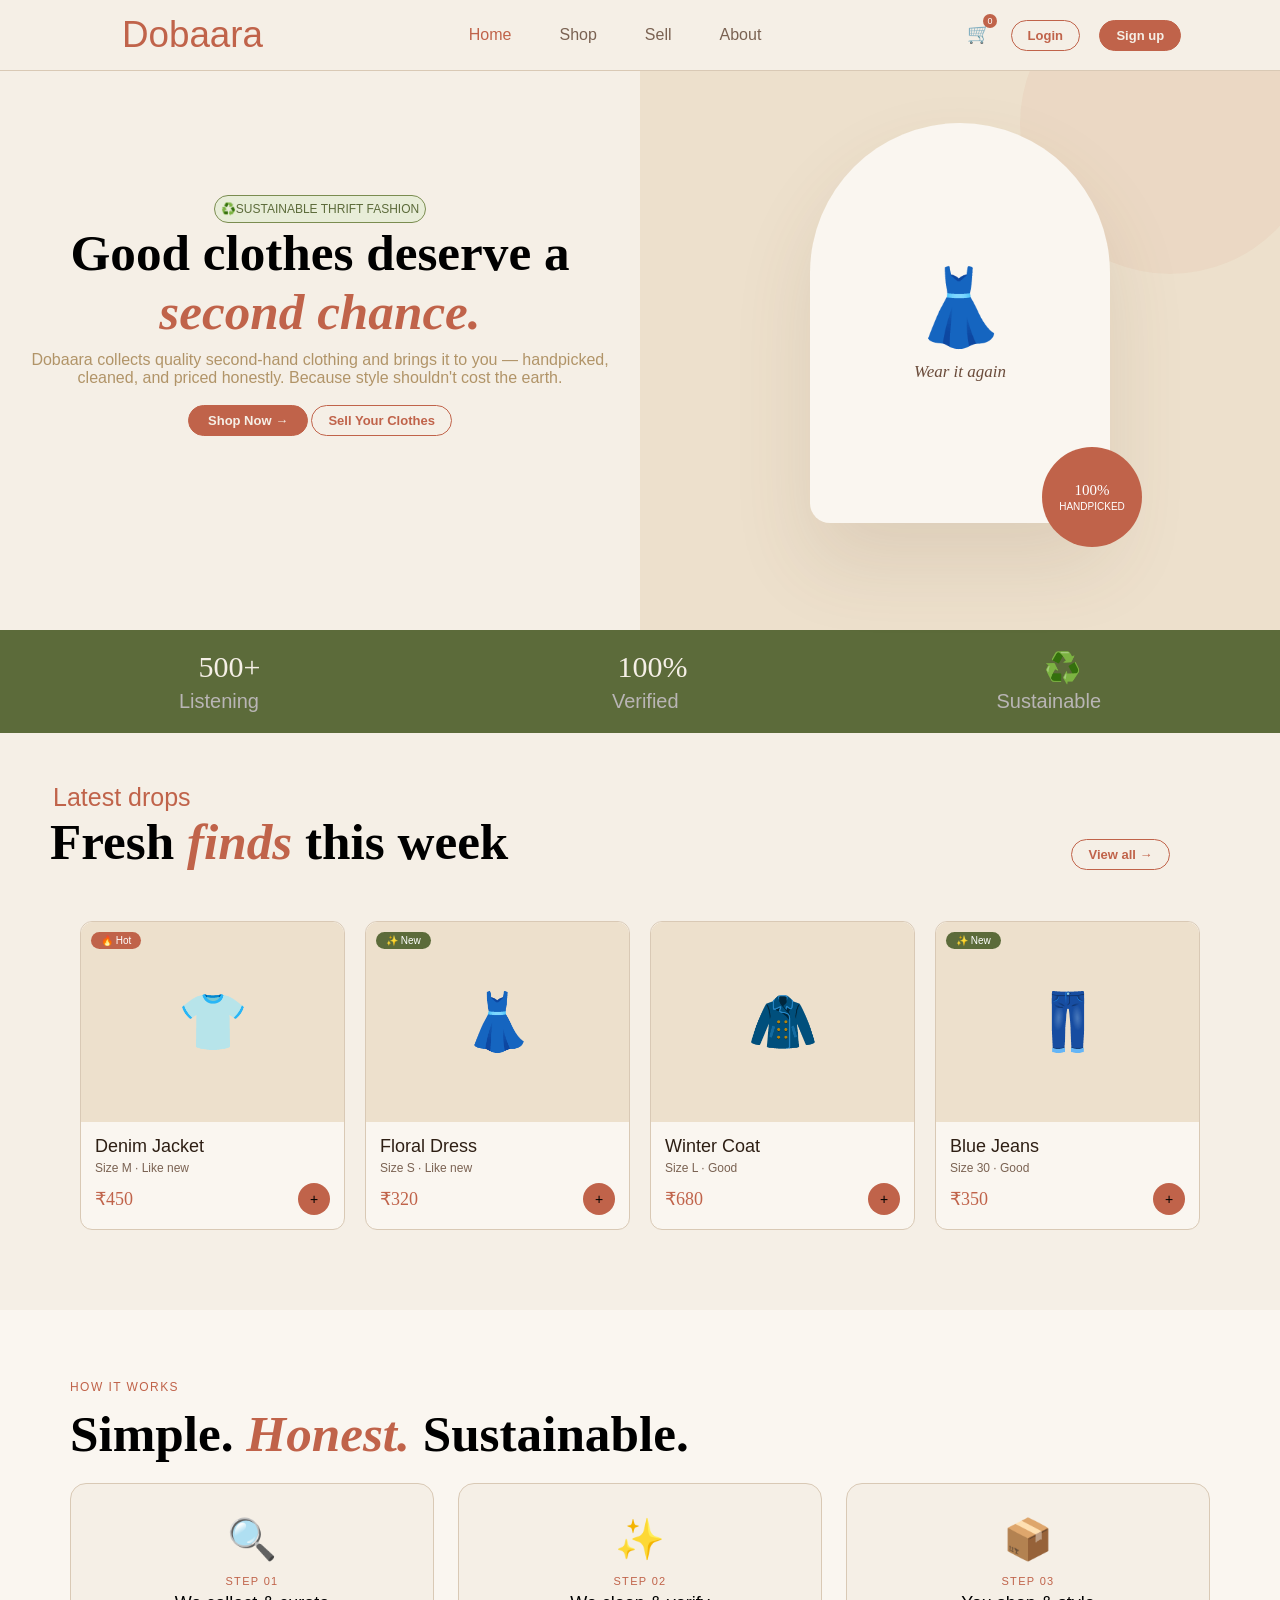
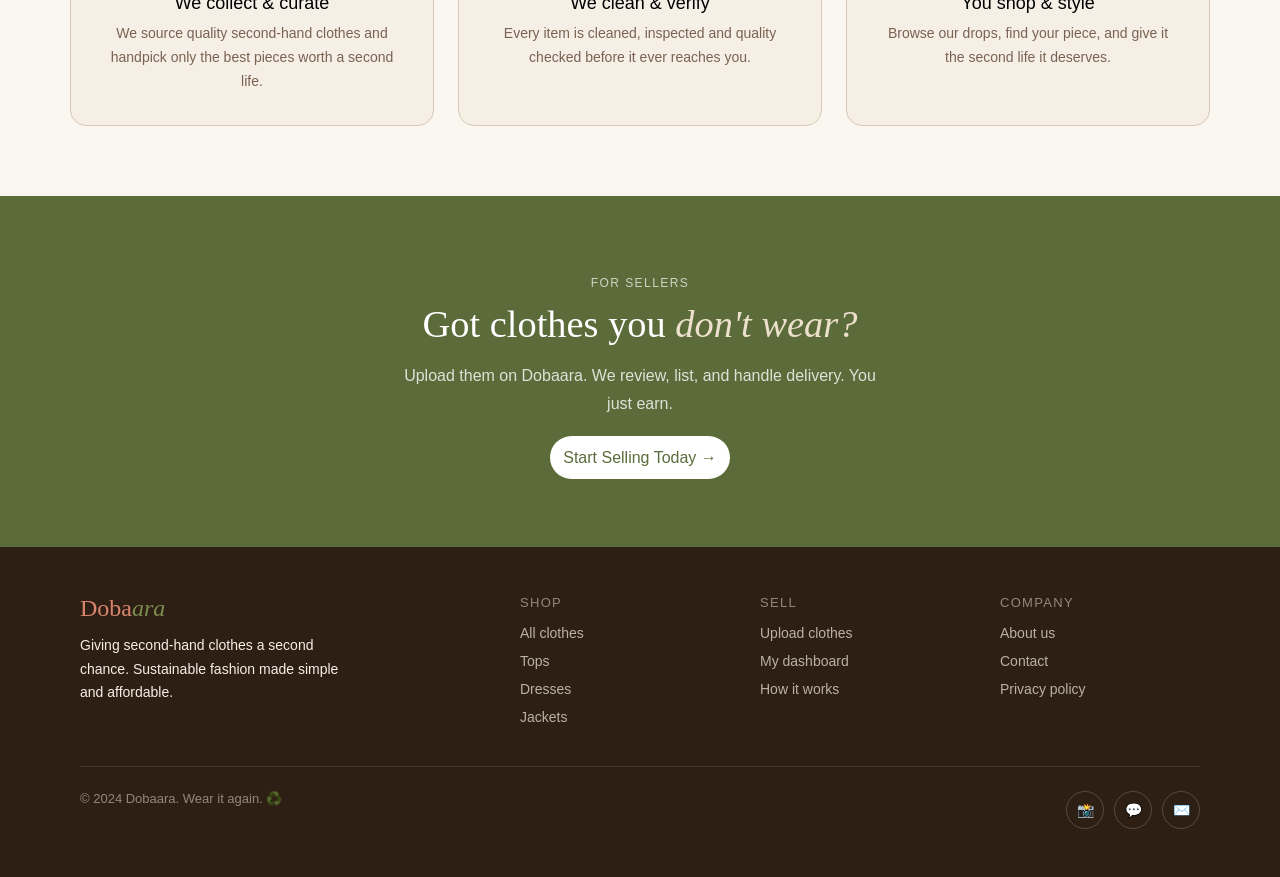
<file: index.html>
<!DOCTYPE html>
<html lang="en">

<head>
    <meta charset="UTF-8">
    <meta name="viewport" content="width=device-width, initial-scale=1.0">
    <title>Dobaara — Wear It Again</title>
    <link rel="stylesheet" href="style.css">
</head>

<body>
    <header>
        <div class="head">
            <span class="Dobaara">Dobaara</span>
            <ul class="sidebar">
                <li onclick=Hidebar()><a><svg xmlns="http://www.w3.org/2000/svg" height="26px" viewBox="0 -960 960 960" width="26px" fill="#7A6252"><path d="m256-200-56-56 224-224-224-224 56-56 224 224 224-224 56 56-224 224 224 224-56 56-224-224-224 224Z"/></svg></a></li>
                <li><a href="index.html" style="color: #C0634A;">Home</a></li>
                <li><a href="Shop.html">Shop</a></li>
                <li><a href="Sell.html">Sell</a></li>
                <li><a href="About.html">About</a></li>
                <li><button class="login" onclick="window.location.href='signup.html'">Login</button><button class="signup" onclick="window.location.href='signup.html'">Sign up</button></li>
            </ul>
            <ul class="laptop-nav">
                <li><a href="index.html" style="color: #C0634A;">Home</a></li>
                <li><a href="Shop.html">Shop</a></li>
                <li><a href="Sell.html">Sell</a></li>
                <li><a href="About.html">About</a></li>
            </ul>
            <div class="button">
                <div class="cart" onclick="window.location.href='Cart.html'">🛒<span class="cart-badge">0</span></div>
                <div class="menu" onclick=Sidebar()><svg xmlns="http://www.w3.org/2000/svg" height="26px" viewBox="0 -960 960 960" width="26px"><path d="M120-240v-80h720v80H120Zm0-200v-80h720v80H120Zm0-200v-80h720v80H120Z"/></svg></div>
                <button class="login-laptop" onclick="window.location.href='signup.html'">Login</button>
                <button class="signup-laptop" onclick="window.location.href='signup.html'">Sign up</button>
            </div>
        </div>
    </header>
    <section id="container">
        <div class="one">
            <p class="animationinone" id="stf">♻️SUSTAINABLE THRIFT FASHION</p>
            <p class="animationinone" id="goodclothes">Good clothes deserve a <em class="animationinone" id="secondchance">second chance.</em>
            </p>
            <p class="animationinone" id="dobaara">Dobaara collects quality second-hand clothing and brings it to
                you — handpicked, cleaned, and priced honestly. Because style shouldn't cost the earth.</p>
            <div class="animationinone" style="animation-delay: 0.2s; padding-top: 18px;">
                <button id="shopnow" onclick="window.location.href='Shop.html' ">Shop Now &#8594;</button>
                <button id="sellclothes" onclick="window.location.href='Sell.html' ">Sell Your Clothes</button>
            </div>
        </div>
        <div class="two" >
            <div class="hero-img">👗<em style="font-size: 17px;color:#6B4C3B;font-family:'Playfair Display', serif;">Wear it again</em>
                <div class="hero-badge">
                    <span style="font-family:'Playfair Display', serif; font-size: 15px;">100%</span>
                    <span style="font-family:'DM Sans', sans-serif; font-size: 10px;">HANDPICKED</span>
                </div>
            </div>
        </div>
    </section>
    <div class="greencontainer">
        <div class="top">
            <span>500+</span>
            <span>100%</span>
            <span>♻️</span>
        </div>
        <div class="bottom">
            <span>Listening</span>
            <span style="padding-left: 35px;">Verified</span>
            <span>Sustainable</span>
        </div>
    </div>
    <div id="finds">
        <p
            style="color: #C0634A; font-family: 'Gill Sans', 'Gill Sans MT', Calibri, 'Trebuchet MS', sans-serif;font-size:25px; padding: 25px 0px 0px 3px ;">
            Latest drops</p>
        <h2 style="display: inline;font-size: clamp(2.4rem, 4vw, 3.8rem);">Fresh <em style="color: #C0634A;">finds</em> this week</h2>
        <button id="viewall" onclick="window.location.href='Shop.html'">View all &#8594;</button>
    </div>
    <section class="cards" style="display: block;">
        <div class="secfirst" id="home-prod"></div>
    </section>
    <section class="section-alt ">
        <p style="font-size: 12px;letter-spacing: .12em;color: var(--terra);margin-bottom: 10px;font-weight: 500;">HOW IT WORKS</p>
        <h2 style="font-family: 'Playfair Display', serif;font-size: clamp(2.4rem, 4vw, 3.8rem);">Simple. <em style="color: #C0634A;">Honest. </em>Sustainable.</h2>
        <div class="how-grid">
            <div class="how-card">
                <p style="font-size: 40px;margin-bottom: 12px;">🔍</p>
                <p style="font-size: 11px;color:#C0634A;letter-spacing: .12em;font-weight: 500;margin-bottom: 6px;">STEP 01</p>
                <p style="font-size: 18px;font-weight: 500;margin-bottom: 8px;">We collect & curate</p>
                <p style="font-size: 14px;color: var(--brown-s);line-height: 1.7;">We source quality second-hand clothes and handpick only the best pieces worth a second life.</p>
            </div>
            <div class="how-card">
                <p style="font-size: 40px;margin-bottom: 12px;">✨</p>
                <p style="font-size: 11px;color:#C0634A;letter-spacing: .12em;font-weight: 500;margin-bottom: 6px;">STEP 02</p>
                <p style="font-size: 18px;font-weight: 500;margin-bottom: 8px;">We clean & verify</p>
                <p style="font-size: 14px;color: var(--brown-s);line-height: 1.7;">Every item is cleaned, inspected and quality checked before it ever reaches you.</p>
            </div>
            <div class="how-card">
                <p style="font-size: 40px;margin-bottom: 12px;">📦</p>
                <p style="font-size: 11px;color:#C0634A;letter-spacing: .12em;font-weight: 500;margin-bottom: 6px;">STEP 03</p>
                <p style="font-size: 18px;font-weight: 500;margin-bottom: 8px;">You shop & style</p>
                <p style="font-size: 14px;color: var(--brown-s);line-height: 1.7;">Browse our drops, find your piece, and give it the second life it deserves.</p>
            </div>
        </div>
    </section>
    <div class="greenbox">
        <div style="font-size: 12px;letter-spacing: .12em;text-transform: uppercase;color: rgba(255, 255, 255, .7);margin-bottom: 12px;">For sellers</div>
        <div style="font-family: var(--font-h);font-size: 2.4rem;color: #fff;margin-bottom: 16px;">Got clothes you <em style="color:#EDE0CC;">don't wear?</em></div>
        <div style="font-size: 16px;color: rgba(255, 255, 255, .8);margin-bottom: 32px;max-width: 480px;margin-left: auto;margin-right: auto;line-height: 1.7;">Upload them on Dobaara. We review, list, and handle delivery. You just earn.</div>
        <a style="padding:13px;border-radius: 30px; text-decoration: none; color:#5C6B3A;background-color: #fff;cursor: pointer;" href="Sell.html">Start Selling Today &#8594;</a>
    </div>
    <footer>
        <div class="foot-grid">
            <div class="brand">
                <div class="logo">Doba<span>ara</span></div>
                <div class="desc">Giving second-hand clothes a second chance. Sustainable fashion made simple and affordable.</div>
            </div>
            <div>
                <div class="foot-col-title">SHOP</div>
                <ul class="foot-links">
                    <li><a href="Shop.html">All clothes</a></li>
                    <li><a href="">Tops</a></li>
                    <li><a href="">Dresses</a></li>
                    <li><a href="">Jackets</a></li>
                </ul>
            </div>
            <div>
                <div class="foot-col-title">SELL</div>
                <ul class="foot-links">
                    <li><a href="Sell.html">Upload clothes</a></li>
                    <li><a href="">My dashboard</a></li>
                    <li><a href="">How it works</a></li>
                </ul>
            </div>
            <div>
                <div class="foot-col-title">COMPANY</div>
                <ul class="foot-links">
                    <li><a href="About.html">About us</a></li>
                    <li><a href="">Contact</a></li>
                    <li><a href="">Privacy policy</a></li>
                </ul>
            </div>
        </div>
        <div class="foot-bottom">
            <span class="foot-copy" style="font-size: 13px;opacity: .5;">© 2024 Dobaara. Wear it again. ♻️</span>
            <div class="foot-social">
                <div class="social-btn">📸</div>
                <div class="social-btn">💬</div>
                <div class="social-btn">✉️</div>
            </div>
        </div>
    </footer>
    <script src="script.js"></script>
</body>
</html>
</file>
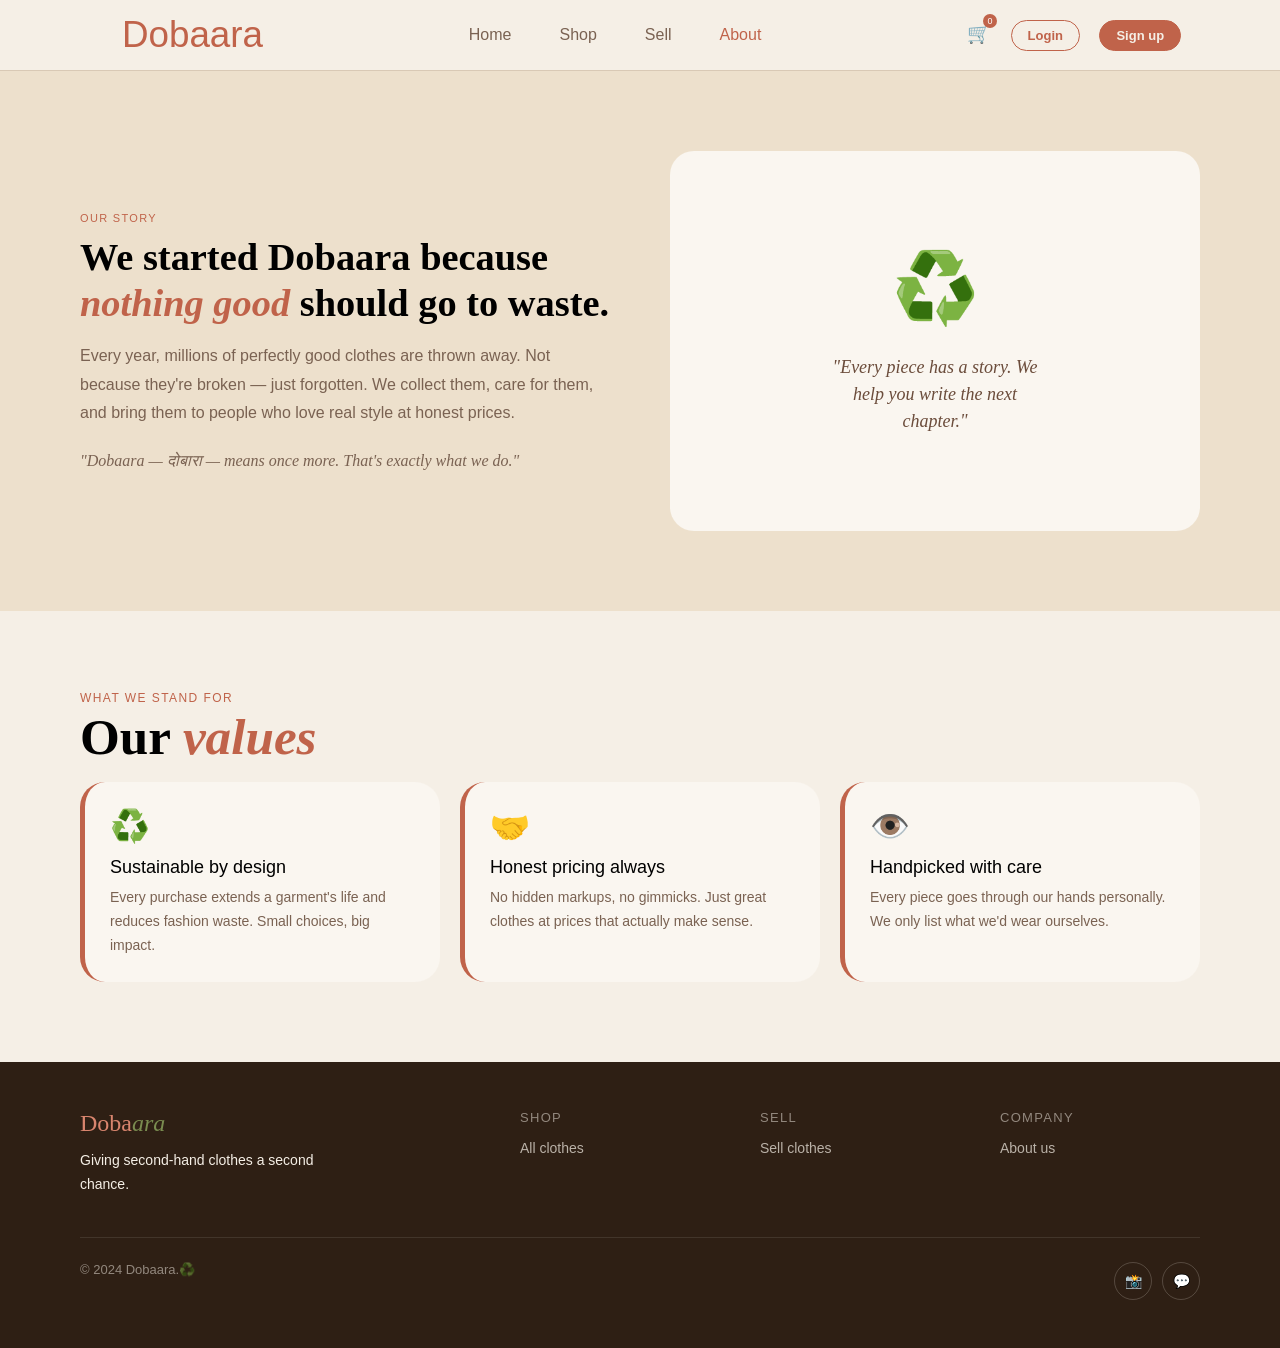
<file: About.html>
<!DOCTYPE html>
<html lang="en">

<head>
    <meta charset="UTF-8">
    <meta name="viewport" content="width=device-width, initial-scale=1.0">
    <title>Dobaara — Wear It Again</title>
    <link rel="stylesheet" href="About.css">
</head>

<body>
    <header>
        <div class="head">
            <span class="Dobaara">Dobaara</span>
            <ul class="sidebar">
                <li onclick=Hidebar()><a><svg xmlns="http://www.w3.org/2000/svg" height="26px" viewBox="0 -960 960 960" width="26px" fill="#7A6252"><path d="m256-200-56-56 224-224-224-224 56-56 224 224 224-224 56 56-224 224 224 224-56 56-224-224-224 224Z"/></svg></a></li>
                <li><a href="index.html">Home</a></li>
                <li><a href="Shop.html">Shop</a></li>
                <li><a href="Sell.html">Sell</a></li>
                <li><a href="About.html" style="color: #C0634A;">About</a></li>
                <li><button class="login" onclick="window.location.href='signup.html'">Login</button><button class="signup" onclick="window.location.href='signup.html'">Sign up</button></li>
            </ul>
            <ul class="laptop-nav">
                <li><a href="index.html">Home</a></li>
                <li><a href="Shop.html">Shop</a></li>
                <li><a href="Sell.html">Sell</a></li>
                <li><a href="About.html" style="color: #C0634A;">About</a></li>
            </ul>
            <div class="button">
                <div class="cart" onclick="window.location.href='Cart.html'">🛒<span class="cart-badge">0</span></div>
                <div class="menu" onclick=Sidebar()><svg xmlns="http://www.w3.org/2000/svg" height="26px" viewBox="0 -960 960 960" width="26px"><path d="M120-240v-80h720v80H120Zm0-200v-80h720v80H120Zm0-200v-80h720v80H120Z"/></svg></div>
                <button class="login-laptop" onclick="window.location.href='signup.html'">Login</button>
                <button class="signup-laptop" onclick="window.location.href='signup.html'">Sign up</button>
            </div>
        </div>
    </header>
    <section style="position: relative;top: 71px;">

        <div class="back">
            <div class="left">
                <p style="color: #C0634A;font-size:11px;font-weight: 500;letter-spacing: 0.12em;margin-bottom: 10px;">
                    OUR STORY</p>
                <h1 class="heading">We started Dobaara because <em style="color: #C0634A;font-style: italic;">nothing
                        good</em> should go to waste.</h1>
                <p class="para">Every year, millions of perfectly good clothes are thrown away. Not because they're
                    broken — just forgotten. We collect them, care for them, and bring them to people who love real
                    style at honest prices.</p>
                <p style="color:#7A6252;font-size: 16px;font-style: italic;font-family:'Playfair Display', serif;">"Dobaara
                    — दोबारा — means once more. That's exactly what we do."</p>
            </div>
            <div class="right">
                <p style="font-size: 70px;margin-bottom: 25px;">♻️</p>
                <p
                    style="font-family:'Playfair Display', serif;font-size: 18px;color:#6B4C3B;text-align: center;max-width: 220px;font-style: italic;line-height: 1.5;">
                    "Every piece has a story. We help you write the next chapter."</p>
            </div>
        </div>
        <div class="values-section">
            <p style="color:#C0634A;font-size: 12px;font-weight: 500;letter-spacing: 0.12em;margin-bottom: 2px;text-transform: uppercase;">What we
                stand for</p>
            <h1 style="font-size:clamp(2.4rem,4vw,3.8rem);font-family:  'Playfair Display', serif;margin-bottom: 16px;">Our <em
                    style="color: #C0634A;font-style: italic;">values</em></h1>
            <div class="container">
                <div class="items">
                    <div class="item-one">♻️</div>
                    <div class="item-two">Sustainable by design</div>
                    <div class="item-three">Every purchase extends a garment's life and reduces fashion waste. Small choices, big impact.</div>
                </div>
                <div class="items">
                    <div class="item-one">🤝</div>
                    <div class="item-two">Honest pricing always</div>
                    <div class="item-three">No hidden markups, no gimmicks. Just great clothes at prices that actually make sense.</div>
                </div>
                <div class="items">
                    <div class="item-one">👁️</div>
                    <div class="item-two">Handpicked with care</div>
                    <div class="item-three">Every piece goes through our hands personally. We only list what we'd wear ourselves.</div>
                </div>
            </div>
        </div>
           <footer>
        <div class="foot-grid">
            <div class="brand">
                <div class="logo">Doba<span>ara</span></div>
                <div class="desc">Giving second-hand clothes a second chance.</div>
            </div>
            <div>
                <div class="foot-col-title">SHOP</div>
                <ul class="foot-links">
                    <li><a href="Shop.html">All clothes</a></li>
                </ul>
            </div>
            <div>
                <div class="foot-col-title">SELL</div>
                <ul class="foot-links">
                    <li><a href="Sell.html">Sell clothes</a></li>
                </ul>
            </div>
            <div>
                <div class="foot-col-title">COMPANY</div>
                <ul class="foot-links">
                    <li><a href="About.html">About us</a></li>
                </ul>
            </div>
        </div>
        <div class="foot-bottom">
            <span class="foot-copy" style="font-size: 13px;opacity: .5;">© 2024 Dobaara.♻️</span>
            <div class="foot-social">
                <div class="social-btn">📸</div>
                <div class="social-btn">💬</div>
            </div>
        </div>
    </footer>
    </section>
    <script src="script.js"></script>
</body>

</html>
</file>
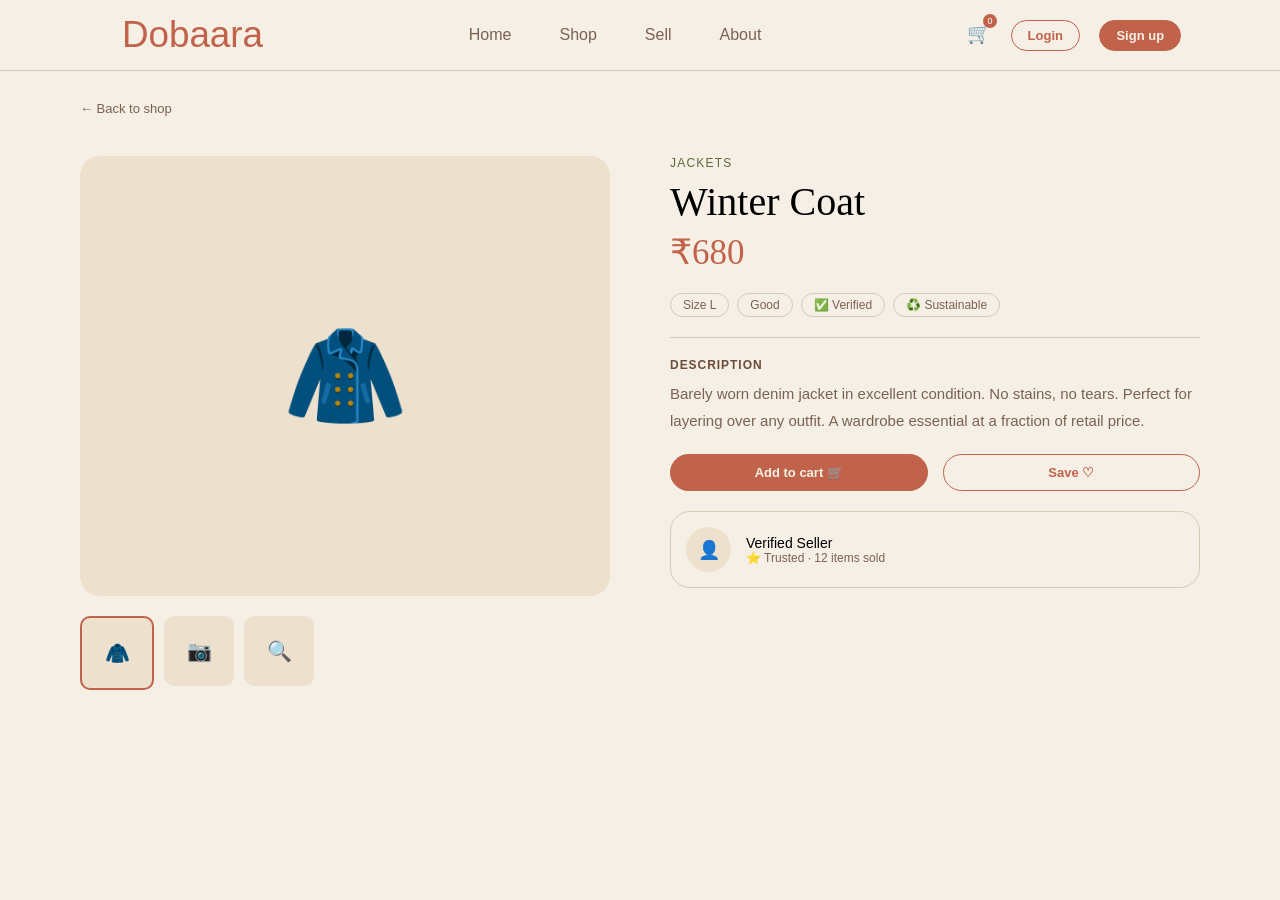
<file: prod_detail.html>
<!DOCTYPE html>
<html lang="en">
<head>
    <meta charset="UTF-8">
    <meta name="viewport" content="width=device-width, initial-scale=1.0">
    <title>Dobaara — Wear It Again</title>
    <link rel="stylesheet" href="prod_detail.css">
</head>
<body>
    <header>
        <div class="head">
            <span class="Dobaara">Dobaara</span>
            <ul class="sidebar">
                <li onclick=Hidebar()><a><svg xmlns="http://www.w3.org/2000/svg" height="26px" viewBox="0 -960 960 960" width="26px" fill="#7A6252"><path d="m256-200-56-56 224-224-224-224 56-56 224 224 224-224 56 56-224 224 224 224-56 56-224-224-224 224Z"/></svg></a></li>
                <li><a href="index.html">Home</a></li>
                <li><a href="Shop.html">Shop</a></li>
                <li><a href="Sell.html">Sell</a></li>
                <li><a href="About.html">About</a></li>
                <li><button class="login" onclick="window.location.href='signup.html'">Login</button><button class="signup" onclick="window.location.href='signup.html'">Sign up</button></li>
            </ul>
            <ul class="laptop-nav">
                <li><a href="index.html">Home</a></li>
                <li><a href="Shop.html">Shop</a></li>
                <li><a href="Sell.html">Sell</a></li>
                <li><a href="About.html">About</a></li>
            </ul>
            <div class="button">
                <div class="cart" onclick="window.location.href='Cart.html'">🛒<span class="cart-badge">0</span></div>
                <div class="menu" onclick=Sidebar()><svg xmlns="http://www.w3.org/2000/svg" height="26px" viewBox="0 -960 960 960" width="26px"><path d="M120-240v-80h720v80H120Zm0-200v-80h720v80H120Zm0-200v-80h720v80H120Z"/></svg></div>
                <button class="login-laptop" onclick="window.location.href='signup.html'">Login</button>
                <button class="signup-laptop" onclick="window.location.href='signup.html'">Sign up</button>
            </div>
        </div>
    </header>
    <section style="position: relative;top: 71px;">
        <div style="padding: 30px 80px;font-size: 13px;color:#7A6252;cursor: pointer;" onclick="window.location.href='Shop.html'">&larr; Back to shop</div>
        <div class="pdp-grid">
            <div class="pdp-img">
                <div class="pdp-main-img" id="pdp-main-img">🧥</div>
                <div class="pdp-thumbs">
                    <div class="pdp-thumb active" onclick="thumbActive(this)">🧥</div>
                    <div class="pdp-thumb" onclick="thumbActive(this)">📷</div>
                    <div class="pdp-thumb" onclick="thumbActive(this)">🔍</div>
                </div>
            </div>
            <div class="pdp-info">
                <div class="pdp-category" id="pdp-category">Jackets</div>
                <div class="pdp-name" id="pdp-name">Winter Coat</div>
                <div class="pdp-price" id="pdp-price">₹680</div>
                <div class="pdp-tags">
                    <div class="pdp-tag" id="pdp-size">Size L</div>
                    <div class="pdp-tag" id="pdp-condition">Good</div>
                    <div class="pdp-tag">✅ Verified</div>
                    <div class="pdp-tag">♻️ Sustainable</div>
                </div>
                <hr class="pdp-divider">
                <div class="pdp-label">Description</div>
                <p class="pdp-desc" id="pdp-desc">Barely worn denim jacket in excellent condition. No stains, no tears. Perfect for layering over any outfit. A wardrobe essential at a fraction of retail price.</p>
                <div class="pdp-btns">
                    <div class="pdp-btn-cart">Add to cart 🛒</div>
                    <div class="pdp-btn-save">Save ♡</div>
                </div>
                <div class="seller-card">
                    <div class="avatar">👤</div>
                    <div class="seller-info">
                        <div class="seller-name">Verified Seller</div>
                        <div class="seller-meta">⭐ Trusted · 12 items sold</div>
                    </div>
                </div>
            </div>
        </div>
    </section>
    <script src="script.js"></script>
</body>
</html>
</file>
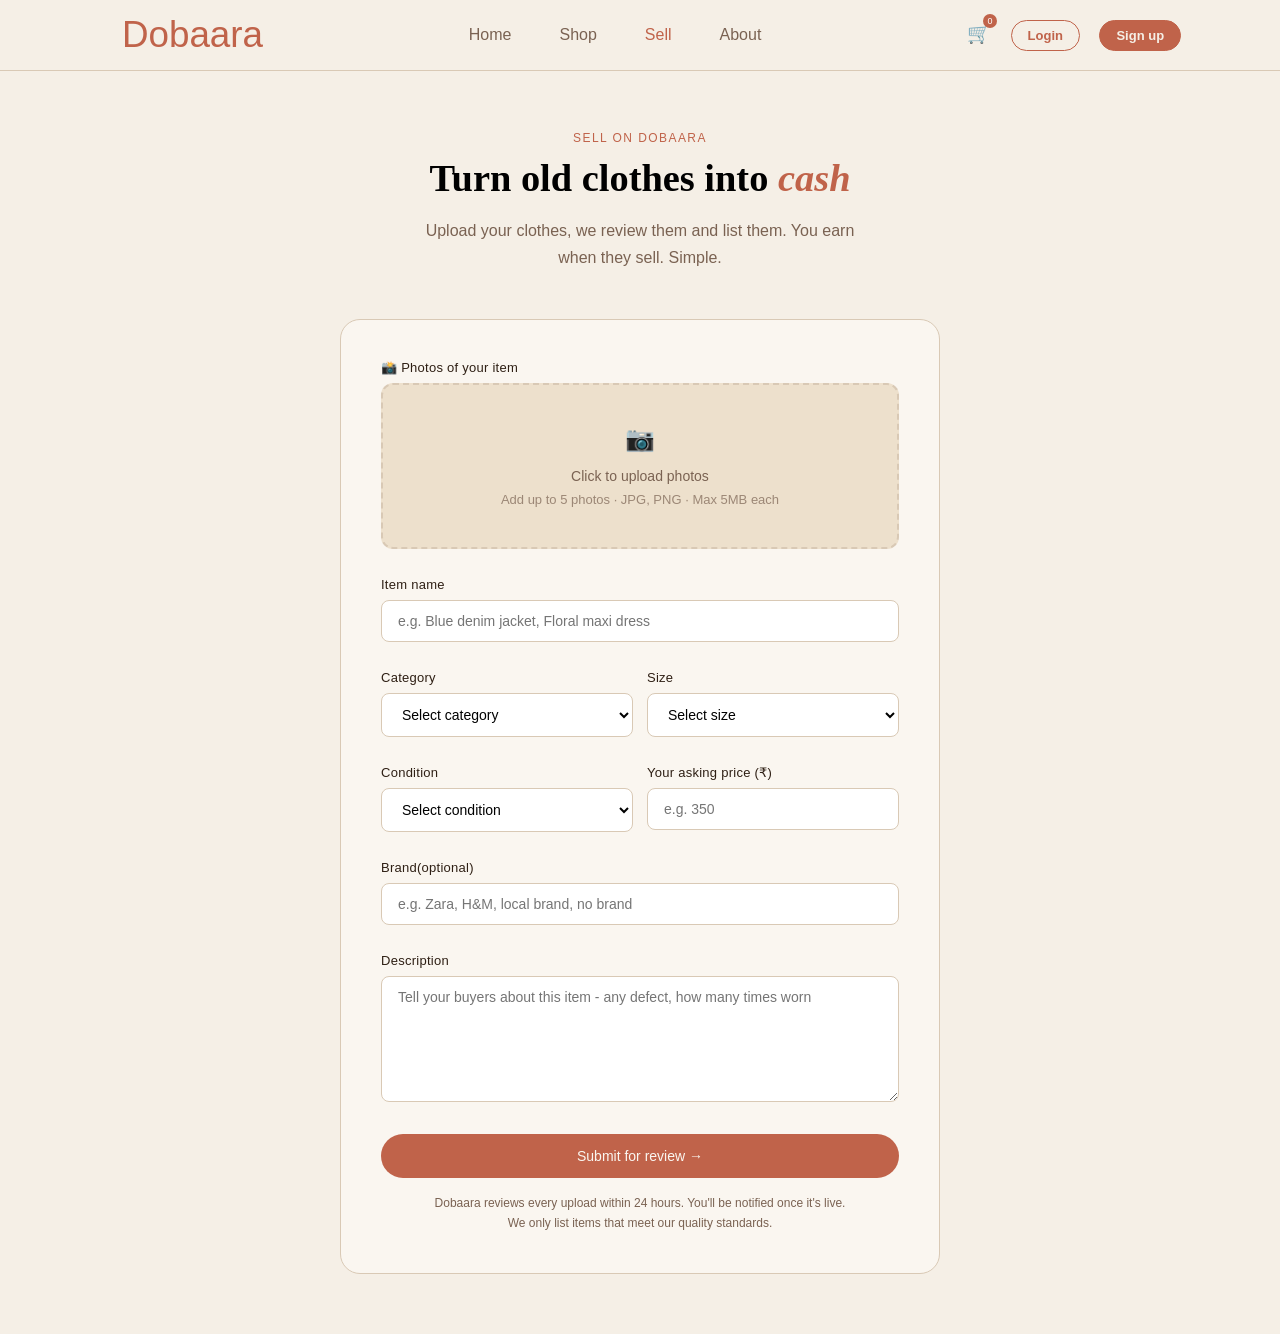
<file: Sell.html>
<!DOCTYPE html>
<html lang="en">

<head>
    <meta charset="UTF-8">
    <meta name="viewport" content="width=device-width, initial-scale=1.0">
    <title>Dobaara — Wear It Again</title>
    <link rel="stylesheet" href="Sell.css">
</head>

<body>
    <header>
        <div class="head">
            <span class="Dobaara">Dobaara</span>
            <ul class="sidebar">
                <li onclick=Hidebar()><a><svg xmlns="http://www.w3.org/2000/svg" height="26px" viewBox="0 -960 960 960" width="26px" fill="#7A6252"><path d="m256-200-56-56 224-224-224-224 56-56 224 224 224-224 56 56-224 224 224 224-56 56-224-224-224 224Z"/></svg></a></li>
                <li><a href="index.html">Home</a></li>
                <li><a href="Shop.html">Shop</a></li>
                <li><a href="Sell.html" style="color: #C0634A;">Sell</a></li>
                <li><a href="About.html">About</a></li>
                <li><button class="login" onclick="window.location.href='signup.html'">Login</button><button class="signup" onclick="window.location.href='signup.html'">Sign up</button></li>
            </ul>
            <ul class="laptop-nav">
                <li><a href="index.html">Home</a></li>
                <li><a href="Shop.html">Shop</a></li>
                <li><a href="Sell.html" style="color: #C0634A;">Sell</a></li>
                <li><a href="About.html">About</a></li>
            </ul>
            <div class="button">
                <div class="cart" onclick="window.location.href='Cart.html'">🛒<span class="cart-badge">0</span></div>
                <div class="menu" onclick=Sidebar()><svg xmlns="http://www.w3.org/2000/svg" height="26px" viewBox="0 -960 960 960" width="26px"><path d="M120-240v-80h720v80H120Zm0-200v-80h720v80H120Zm0-200v-80h720v80H120Z"/></svg></div>
                <button class="login-laptop" onclick="window.location.href='signup.html'">Login</button>
                <button class="signup-laptop" onclick="window.location.href='signup.html'">Sign up</button>
            </div>
        </div>
    </header>
    <section style="position: relative;top: 71px;">
        <div class="section-hero">
            <div class="hero-main">
                <div class="hero-one">Sell On Dobaara</div>
                <h1 class="hero-sec">Turn old clothes into <em style="font-style: italic;color: #c0634a;">cash</em></h1>
                <div class="hero-third">Upload your clothes, we review them and list them. You earn when they sell.
                    Simple.</div>
            </div>
            <div class="sell-info-box">
                <p class="form-label">📸 Photos of your item</p>
                <div class="upload">
                    <h1 style="margin-bottom: 15px;">📷</h1>
                    <p style="font-size: 14px;color: #7A6252;margin-bottom: 8px;">Click to upload photos</p>
                    <p style="color:#7A6252;font-size: 13px;opacity: 0.7;">Add up to 5 photos · JPG, PNG · Max 5MB each
                    </p>
                </div>
                <div class="form">
                    <label class="form-label">Item name</label>
                    <input class="form-input" placeholder="e.g. Blue denim jacket, Floral maxi dress">
                </div>
                <div class="form">
                    <div class="form-row">
                        <div>
                            <label class="form-label">Category</label>
                            <select class="form-select">
                                <option value>Select category</option>
                                <option>Tops</option>
                                <option>Bottoms</option>
                                <option>Jackets & coats</option>
                                <option>Dresses</option>
                                <option>Accessories</option>
                                <option>Footwear</option>
                            </select>
                        </div>
                        <div>
                            <label class="form-label">Size</label>
                            <select class="form-select">
                                <option value>Select size</option>
                                <option>XS</option>
                                <option>S</option>
                                <option>M</option>
                                <option>L</option>
                                <option>XL</option>
                                <option>XXL</option>
                                <option>Free size</option>
                            </select>
                        </div>
                    </div>
                </div>
                <div class="form">
                    <div class="form-row">
                        <div>
                            <label class="form-label">Condition</label>
                            <select class="form-select">
                                <option value>Select condition</option>
                                <option>Like new - worn 1-2 times</option>
                                <option>Good - minor sign of wear</option>
                                <option>Fair - visible weat but usable</option>
                            </select>
                        </div>
                        <div>
                            <label class="form-label">Your asking price (₹)</label>
                            <input class="form-input" placeholder="e.g. 350" type="number" style="width: 86.7%;">
                        </div>
                    </div>
                </div>
                <div class="form">
                    <label class="form-label">Brand(optional)</label>
                    <input class="form-input" placeholder="e.g. Zara, H&M, local brand, no brand">
                </div>
                <div class="form">
                    <label class="form-label">Description</label>
                    <textarea class="form-input"
                        placeholder="Tell your buyers about this item - any defect, how many times worn"
                        style="height: 100px;"></textarea>
                </div>
                <button class="btn">Submit for review &#8594;</button>
                <p class="form-note">Dobaara reviews every upload within 24 hours. You'll be notified once it's
                    live.<br>
                    We only list items that meet our quality standards.</p>
            </div>
        </div>

    </section>
        <script src="script.js"></script>
</body>

</html>
</file>
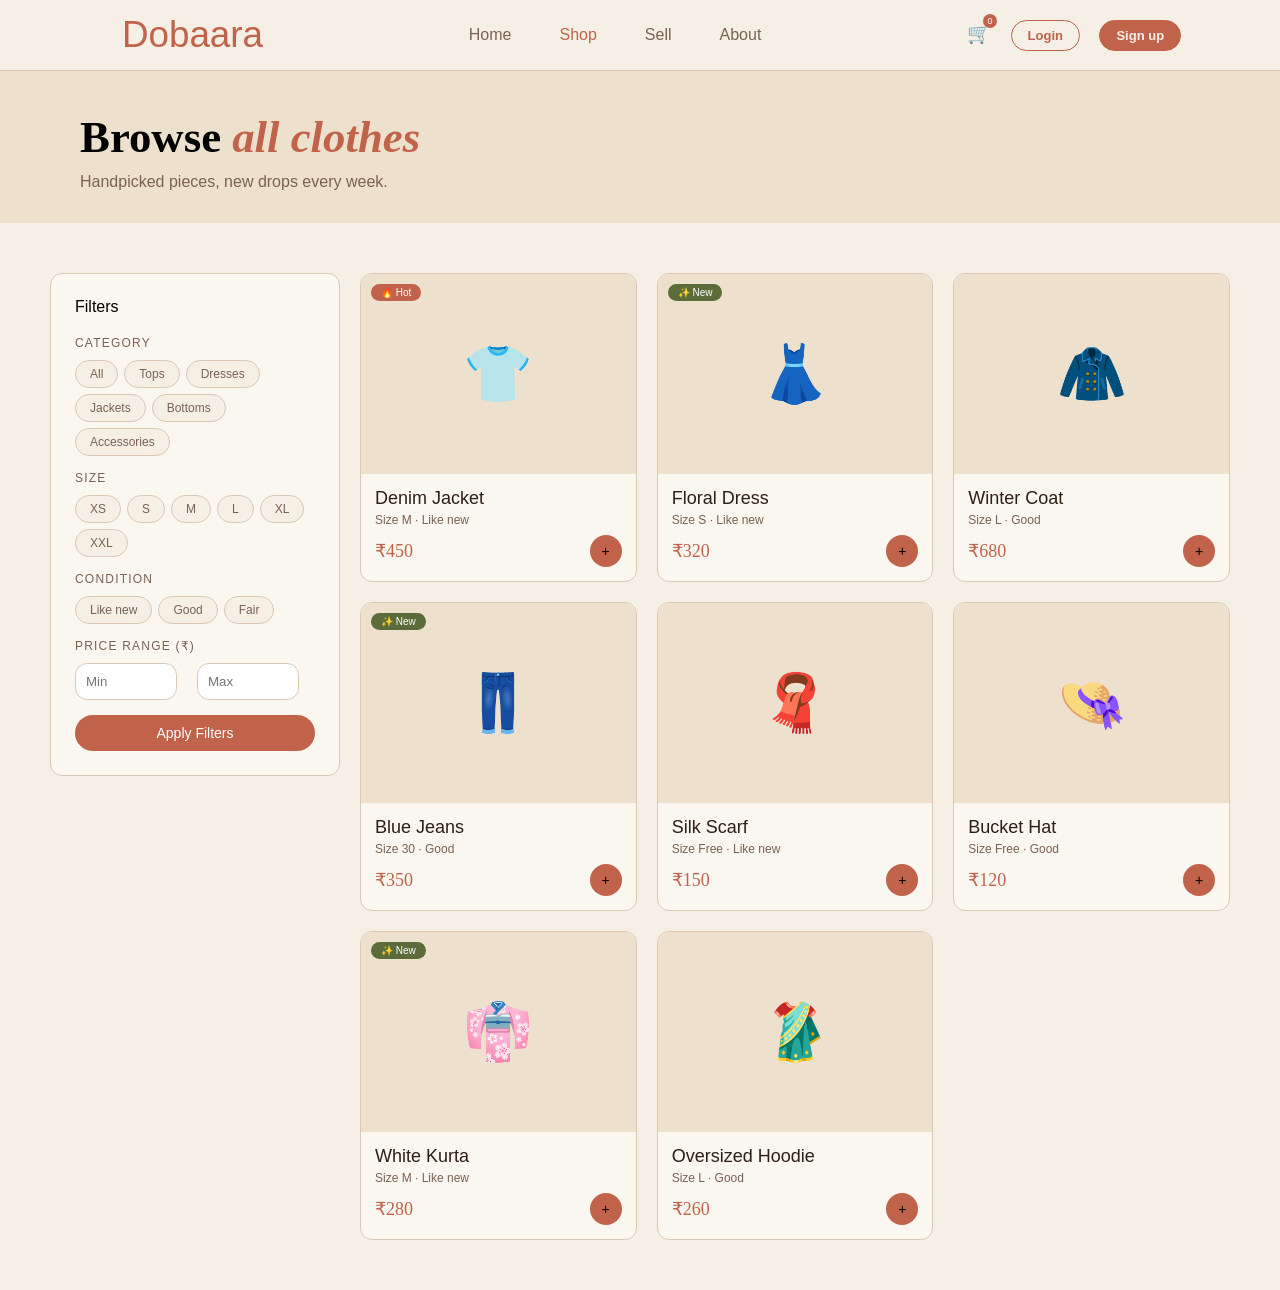
<file: Shop.html>
<!DOCTYPE html>
<html lang="en">

<head>
    <meta charset="UTF-8">
    <meta name="viewport" content="width=device-width, initial-scale=1.0">
    <title>Dobaara — Wear It Again</title>
    <link rel="stylesheet" href="Shop.css">
</head>

<body>
    <header>
        <div class="head">
            <span class="Dobaara">Dobaara</span>
            <ul class="sidebar">
                <li onclick=Hidebar()><a><svg xmlns="http://www.w3.org/2000/svg" height="26px" viewBox="0 -960 960 960"
                            width="26px" fill="#7A6252">
                            <path
                                d="m256-200-56-56 224-224-224-224 56-56 224 224 224-224 56 56-224 224 224 224-56 56-224-224-224 224Z" />
                        </svg></a></li>
                <li><a href="index.html">Home</a></li>
                <li><a href="Shop.html" style="color: #C0634A;">Shop</a></li>
                <li><a href="Sell.html">Sell</a></li>
                <li><a href="About.html">About</a></li>
                <li><button class="login" onclick="window.location.href='signup.html'">Login</button><button
                        class="signup" onclick="window.location.href='signup.html'">Sign up</button></li>
            </ul>
            <ul class="laptop-nav">
                <li><a href="index.html">Home</a></li>
                <li><a href="Shop.html" style="color: #C0634A;">Shop</a></li>
                <li><a href="Sell.html">Sell</a></li>
                <li><a href="About.html">About</a></li>
            </ul>
            <div class="button">
                <div class="cart" onclick="window.location.href='Cart.html'">🛒<span class="cart-badge">0</span></div>
                <div class="menu" onclick=Sidebar()><svg xmlns="http://www.w3.org/2000/svg" height="26px"
                        viewBox="0 -960 960 960" width="26px">
                        <path d="M120-240v-80h720v80H120Zm0-200v-80h720v80H120Zm0-200v-80h720v80H120Z" />
                    </svg></div>
                <button class="login-laptop" onclick="window.location.href='signup.html'">Login</button>
                <button class="signup-laptop" onclick="window.location.href='signup.html'">Sign up</button>
            </div>
        </div>
    </header>
    <section style="position: relative;top: 71px;">


        <div style="background-color: #EDE0CC;padding: 40px 80px 32px;">
            <h1 style="font-family:'Playfair Display', serif;font-size:clamp(1.5rem,3.5vw,3.8rem);line-height: 1.2;">
                Browse <em style="color: #c0634a; font-style: italic;">all clothes</em>
            </h1>
            <p style="color:#7A6252;margin-top: 8px;">Handpicked pieces, new drops every week.</p>
        </div>
        <div class="filter-bar" onclick=Filterbar()><svg xmlns="http://www.w3.org/2000/svg" height="26px"
                viewBox="0 -960 960 960" width="26px" fill="#7A6252">
                <path d="M400-240v-80h160v80H400ZM240-440v-80h480v80H240ZM120-640v-80h720v80H120Z" />
            </svg></div>
        <div class="filter-list">
            <div style="position: relative;left: -5px;top: -5px;z-index: 99999;" onclick=Hidefilter()><svg
                    xmlns="http://www.w3.org/2000/svg" height="24px" viewBox="0 -960 960 960" width="24px" fill="black">
                    <path
                        d="m256-200-56-56 224-224-224-224 56-56 224 224 224-224 56 56-224 224 224 224-56 56-224-224-224 224Z" />
                </svg></div>
            <div class="filter" style="font-size: 16px;font-weight: 500;margin-bottom: 20px;">Filters</div>
            <div class="filter-grp">
                <div class="filter-grp-title">Category</div>
                <div class="filter-chips">
                    <div class="chip">All</div>
                    <div class="chip">Tops</div>
                    <div class="chip">Dresses</div>
                    <div class="chip">Jackets</div>
                    <div class="chip">Bottoms</div>
                    <div class="chip">Accessories</div>
                </div>
            </div>
            <div class="filter-grp" style="margin-top: 15px;">
                <div class="filter-grp-title">Size</div>
                <div class="filter-chips">
                    <div class="chip">XS</div>
                    <div class="chip">S</div>
                    <div class="chip">M</div>
                    <div class="chip">L</div>
                    <div class="chip">XL</div>
                    <div class="chip">XXL</div>
                </div>
            </div>
            <div class="filter-grp" style="margin-top: 15px;">
                <div class="filter-grp-title">Condition</div>
                <div class="filter-chips">
                    <div class="chip">Like new</div>
                    <div class="chip">Good</div>
                    <div class="chip">Fair</div>
                </div>
            </div>
            <div class="filter-grp" style="margin-top: 15px;">
                <div class="filter-grp-title">Price range (₹)</div>
                <div class="price-range">
                    <input type="number" class="price-input" placeholder="Min">
                    <input type="number" class="price-input" placeholder="Max">
                </div>
            </div>
            <button class="button-change">Apply Filters</button>
        </div>
        <div class="shop-layout">
            <div class="filter-panel">
                <div class="filter" style="font-size: 16px;font-weight: 500;margin-bottom: 20px;">Filters</div>
                <div class="filter-grp">
                    <div class="filter-grp-title">Category</div>
                    <div class="filter-chips">
                        <div class="chip">All</div>
                        <div class="chip">Tops</div>
                        <div class="chip">Dresses</div>
                        <div class="chip">Jackets</div>
                        <div class="chip">Bottoms</div>
                        <div class="chip">Accessories</div>
                    </div>
                </div>
                <div class="filter-grp" style="margin-top: 15px;">
                    <div class="filter-grp-title">Size</div>
                    <div class="filter-chips">
                        <div class="chip">XS</div>
                        <div class="chip">S</div>
                        <div class="chip">M</div>
                        <div class="chip">L</div>
                        <div class="chip">XL</div>
                        <div class="chip">XXL</div>
                    </div>
                </div>
                <div class="filter-grp" style="margin-top: 15px;">
                    <div class="filter-grp-title">Condition</div>
                    <div class="filter-chips">
                        <div class="chip">Like new</div>
                        <div class="chip">Good</div>
                        <div class="chip">Fair</div>
                    </div>
                </div>
                <div class="filter-grp" style="margin-top: 15px;">
                    <div class="filter-grp-title">Price range (₹)</div>
                    <div class="price-range">
                        <input type="number" class="price-input" placeholder="Min">
                        <input type="number" class="price-input" placeholder="Max">
                    </div>
                </div>
                <button class="button-change">Apply Filters</button>
            </div>
            <div class="shop-main" id="shop-prod"></div>
        </div>


    </section>

    <script src="script.js"></script>
</body>

</html>
</file>
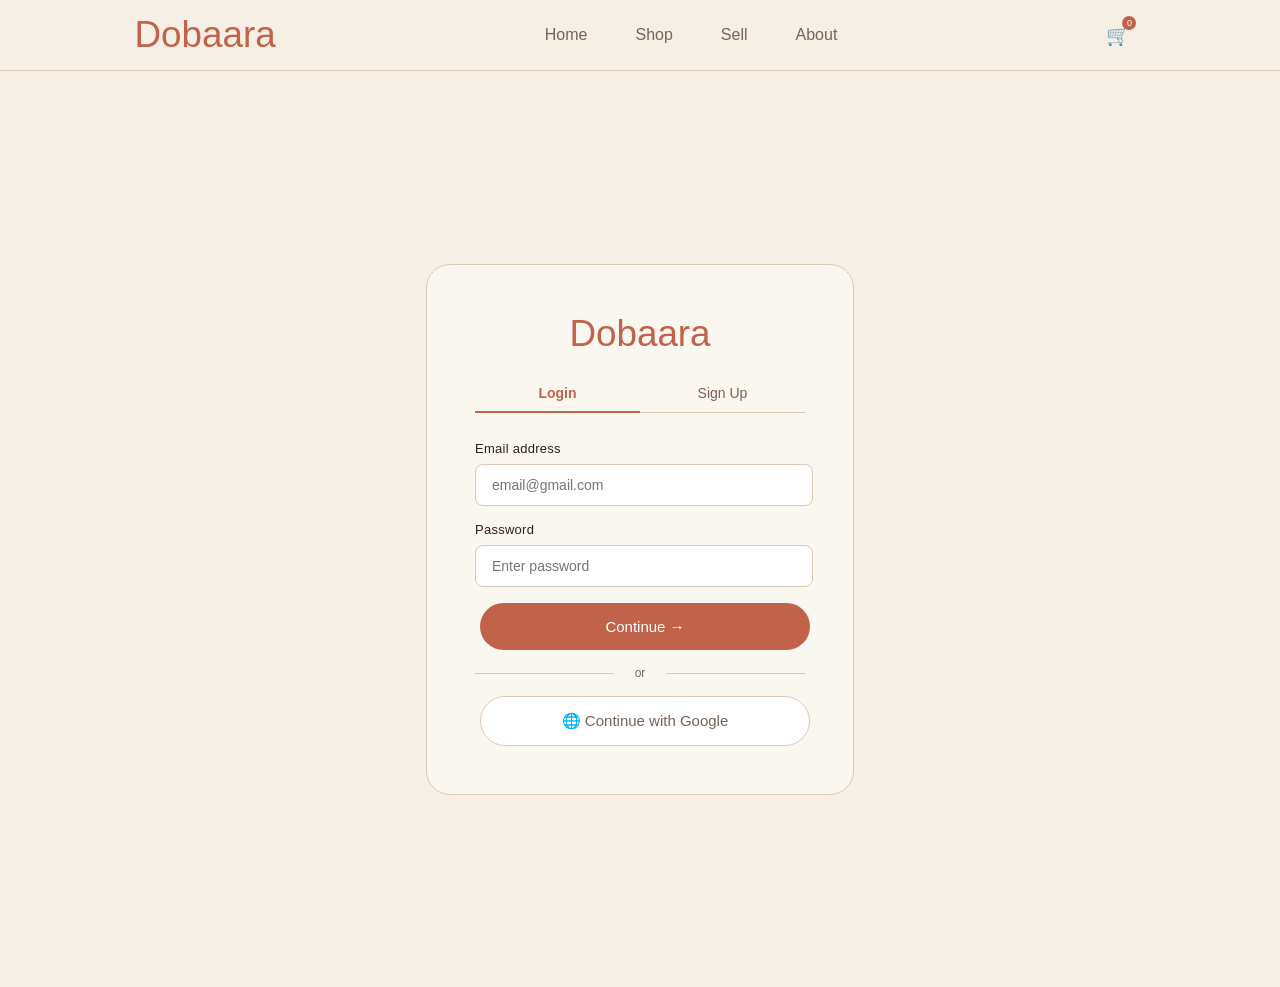
<file: signup.html>
<!DOCTYPE html>
<html lang="en">

<head>
    <meta charset="UTF-8">
    <meta name="viewport" content="width=device-width, initial-scale=1.0">
    <title>Dobaara — Wear It Again</title>
    <link rel="stylesheet" href="signup.css">
</head>

<body>
    <header>
        <div class="head">
            <span class="Dobaara">Dobaara</span>
            <ul class="sidebar">
                <li onclick=Hidebar()><a><svg xmlns="http://www.w3.org/2000/svg" height="26px" viewBox="0 -960 960 960" width="26px" fill="#7A6252"><path d="m256-200-56-56 224-224-224-224 56-56 224 224 224-224 56 56-224 224 224 224-56 56-224-224-224 224Z"/></svg></a></li>
                <li><a href="index.html">Home</a></li>
                <li><a href="Shop.html">Shop</a></li>
                <li><a href="Sell.html">Sell</a></li>
                <li><a href="About.html">About</a></li>
            </ul>
            <ul class="laptop-nav">
                <li><a href="index.html">Home</a></li>
                <li><a href="Shop.html">Shop</a></li>
                <li><a href="Sell.html">Sell</a></li>
                <li><a href="About.html">About</a></li>
            </ul>
            <div class="button">
                <div class="cart" onclick="window.location.href='Cart.html'">🛒<span class="cart-badge">0</span></div>
                <div class="menu" onclick=Sidebar()><svg xmlns="http://www.w3.org/2000/svg" height="26px" viewBox="0 -960 960 960" width="26px"><path d="M120-240v-80h720v80H120Zm0-200v-80h720v80H120Zm0-200v-80h720v80H120Z"/></svg></div>
            </div>
        </div>
    </header>
    <section>

        <div class="container">
            <div class="sub-Dobaara">Dobaara</div>
            <div class="tabs">
                <div class="tab active" onclick="switchTab('login',this)">Login</div>
                <div class="tab" onclick="switchTab('signup',this)">Sign Up</div>
            </div>
            <div id="signup-role" style="display: none;">
                <div class="parent-box">
                    <div class="child-box active" onclick="selectRole(this)">
                        <div style="font-size: 20px;margin-bottom: 4px;">🛍️</div>
                        <div style="font-size: 13px;font-weight: 500;color: var(--brown);">Buyer</div>
                        <div style="font-size: 11px;color: var(--brown-s);">Shop clothes</div>
                    </div>
                    <div class="child-box" onclick="selectRole(this)">
                        <div style="font-size: 20px;margin-bottom: 4px;">👕</div>
                        <div style="font-size: 13px;font-weight: 500;color: var(--brown);">Seller</div>
                        <div style="font-size: 11px;color: var(--brown-s);">Sell clothes</div>
                    </div>
                </div>
                <div class="form-grp">
                    <label class="form-label" >Full name</label>
                    <input class="form-input" placeholder="Your full name">
                </div>
            </div>
            <div class="form-grp">
                <label class="form-label">Email address</label>
                <input class="form-input" placeholder="email@gmail.com" type="email">
            </div>
            <div class="form-grp">
                <label class="form-label">Password</label>
                <input class="form-input" placeholder="Enter password" type="password">
            </div>
            <button class="btn" onclick=welcome()>Continue &#8594;</button>
            <div class="divider">or</div>
            <button class="google-btn">🌐 Continue with Google</button>
        </div>

    </section>
    <div class="toast" id="toast">🛒Added to Cart</div>
    <script src="script.js"></script>
</body>

</html>
</file>
<file: style.css>
:root {
       --bg: #F5EFE6;
       --bg2: #EDE0CC;
       --cream: #FAF6F0;
       --terra: #C0634A;
       --terra-h: #6B4C3B;
       --terra-l: #D9856E;
       --olive: #5C6B3A;
       --olive-l: #7A8C50;
       --brown: #2E1F14;
       --brown-m: #6B4C3B;
       --brown-s: #7A6252;
       --border: #D9C9B5;
       --font-h: 'Playfair Display', serif;
       --font-b: 'DM Sans', sans-serif;
   }

   html,
   body {
       overflow-x: hidden;
   }

   * {
       margin: 0px;
       padding: 0px;
   }

   ul {
       display: flex;
       list-style-type: none;
       gap: 3.0rem;
   }

   ul li a {
       text-decoration: none;
       font-size: 16px;
       color: var(--brown-s);
   }

   .head {
       display: flex;
       justify-content: space-around;
       align-items: center;
       padding-left: 19px;
       position: fixed;
       height: 70px;
       width: 100%;
       background-color: var(--bg);
       border-bottom: 1px solid var(--border);
       z-index: 1000;
   }

   .Dobaara {
       color: var(--terra);
       font-size: 2.3rem;
       font-weight: 400;
   }

   .cart {
       display: inline;
       font-size: larger;
       padding-right: 15px;
       cursor: pointer;
       position: relative;
   }

   .cart-badge {
       position: absolute;
       top: -9px;
       right: 9px;
       background: var(--terra);
       color: #fff;
       font-size: 9px;
       width: 14px;
       height: 14px;
       border-radius: 50%;
       display: flex;
       align-items: center;
       justify-content: center;
       font-weight: 500;
   }

   .signup {
       border-radius: 25px;
       background-color: var(--terra);
       color: var(--bg);
       font-weight: 600;
       font-size: 13px;
       padding: 7px 16px;
       transition: all 0.2s;
       margin: 15px;
       border: 1px solid var(--terra);
   }

   .signup:hover {
       background-color: var(--terra-h);
       border: 1px solid var(--terra-h);
       cursor: pointer;
       transform: translateY(-1px);
   }

   .login {
       border-radius: 25px;
       border: 1px solid var(--terra);
       color: var(--terra);
       font-weight: 600;
       font-size: 13px;
       padding: 7px 16px;
       transition: all 0.2s;
       background-color: var(--bg);
   }

   .login:hover {
       background-color: var(--terra);
       color: var(--bg);
       transform: translateY(-1px);
       cursor: pointer;
   }

   .signup-laptop {
       border-radius: 25px;
       background-color: var(--terra);
       color: var(--bg);
       font-weight: 600;
       font-size: 13px;
       padding: 7px 16px;
       transition: all 0.2s;
       margin: 15px;
       border: 1px solid var(--terra);
   }

   .signup-laptop:hover {
       background-color: var(--terra-h);
       border: 1px solid var(--terra-h);
       cursor: pointer;
       transform: translateY(-1px);
   }

   .login-laptop {
       border-radius: 25px;
       border: 1px solid var(--terra);
       color: var(--terra);
       font-weight: 600;
       font-size: 13px;
       padding: 7px 16px;
       transition: all 0.2s;
       background-color: var(--bg);
   }

   .login-laptop:hover {
       background-color: var(--terra);
       color: var(--bg);
       transform: translateY(-1px);
       cursor: pointer;
   }

   #container {
       display: flex;
       height: 630px;
       font-family: 'DM Sans', sans-serif;
       font-size: 12px;
       font-weight: 500;
   }

   #shopnow {
       background-color: var(--terra);
       color: var(--bg);
       border: 1px solid var(--terra);
       border-radius: 25px;
       font-weight: 600;
       font-size: 13px;
       padding: 7px 16px;
       transition: all 0.2s;
       width: 120px;
   }

   #shopnow:hover {
       background-color: var(--terra-h);
       border: 1px solid var(--terra-h);
       cursor: pointer;
       transform: translateY(-1px);
   }

   #sellclothes {
       background-color: var(--bg);
       color: var(--terra);
       border: 1px solid var(--terra);
       border-radius: 25px;
       font-weight: 600;
       font-size: 13px;
       padding: 7px 16px;
       transition: all 0.2s;
   }

   #sellclothes:hover {
       background-color: var(--terra);
       color: var(--bg);
       transform: translateY(-1px);
       cursor: pointer;
   }

   .two::before {
       content: '';
       position: absolute;
       width: 300px;
       height: 300px;
       background: var(--terra);
       opacity: .06;
       border-radius: 50%;
       top: -26px;
       right: -40px;
   }

   .greencontainer {
       background-color: var(--olive);
       padding: 20px;
   }

   .top {
       color: var(--bg);
       display: flex;
       justify-content: space-around;
       font-size: 30px;
       font-family: 'Times New Roman', Times, serif;
   }

   .bottom {
       color: rgb(185, 181, 181);
       display: flex;
       justify-content: space-around;
       padding-top: 5px;
       font-family: 'Gill Sans', 'Gill Sans MT', Calibri, 'Trebuchet MS', sans-serif;
       font-size: 20px;
   }

   body {
       font-family: 'DM Sans', sans-serif;
       background-color: var(--bg);
   }

   #finds {
       font-family: var(--font-h);
       font-size: 3vw;
       padding-left: 50px;
       padding-top: 25px;
       position: relative;
   }

   #viewall {
       background-color: var(--bg);
       color: var(--terra);
       border: 1px solid var(--terra);
       border-radius: 25px;
       font-weight: 600;
       font-size: 13px;
       padding: 7px 16px;
       transition: all 0.2s;
       margin-left: 45%;
   }

   #viewall:hover {
       background-color: var(--terra);
       color: var(--bg);
       cursor: pointer;
   }

   .animationinone {
       animation: leftcontanima 0.5s ease both;
   }

   .one {
       background-color: var(--bg);
       flex: 1;
       display: flex;
       flex-direction: column;
       justify-content: center;
       align-items: center;
   }

   #stf {
       padding: 6px;
       background-color: #E8EDD8;
       color: var(--olive);
       border: 1px solid var(--olive-l);
       border-radius: 55px;
       display: flex;
       justify-content: center;
       animation-delay: 0.05s;
   }

   #goodclothes {
       font-size: clamp(2.4rem, 4vw, 3.8rem);
       font-weight: 600;
       font-family: 'Playfair Display', serif;
       animation-delay: 0.1s;
       text-align: center;
   }

   #dobaara {
       text-align: center;
   }

   #secondchance {
       animation-delay: 0.1s;
       color: var(--terra);
       font-family: var(--font-h);
       font-weight: 600;
   }

   #dobaara {
       animation-delay: 0.15s;
       font-size: 16px;
       color: #b19468;
       padding-top: 10px;
   }

   @keyframes leftcontanima {
       0% {
           opacity: 0;
           transform: translateY(20px);
       }

       100% {
           opacity: 1;
           transform: translateY(0);
       }
   }

   .two {
       background-color: #EDE0CC;
       height: 615px;
       display: flex;
       flex-direction: row;
       padding-top: 15px;
       justify-content: center;
       align-items: center;
       font-size: 75px;
       flex: 1;
   }

   .hero-img {
       position: relative;
       align-items: center;
       background-color: #FAF6F0;
       width: 300px;
       height: 400px;
       border-radius: 150px 150px 20px 20px;
       box-shadow: 0 40px 80px rgba(110, 70, 50, .12);
       display: flex;
       flex-direction: column;
       justify-content: center;
       z-index: 10;
       gap: 10px;
   }

   .hero-badge {
       position: absolute;
       bottom: -24px;
       right: -32px;
       width: 100px;
       height: 100px;
       background: var(--terra);
       border-radius: 50%;
       display: flex;
       flex-direction: column;
       align-items: center;
       justify-content: center;
       color: #fff;
       gap: 2px;
       z-index: 15;
   }

   .secfirst {
       display: grid;
       grid-template-columns: repeat(4, 1fr);
       gap: 20px;
   }

   .prod-card {
       border: 1px solid var(--border);
       border-radius: 12px;
       background-color: var(--cream);
       transition: all 0.2s;
   }

   .prod-card:hover {
       box-shadow: 0px 4px 12px rgba(0, 0, 0, 0.164);
       cursor: pointer;
       animation: hover 0.2s ease both;
   }

   @keyframes hover {
       0% {
           transform: translateY(0px);
       }

       100% {
           transform: translateY(-10px);
       }
   }

   .prod-img {
       position: relative;
       background-color: var(--bg2);
       height: 200px;
       display: flex;
       justify-content: center;
       align-items: center;
       font-size: 56px;
       border-top-left-radius: 12px;
       border-top-right-radius: 12px;
   }

   .prod-badge {
       position: absolute;
       top: 10px;
       left: 10px;
       font-size: 10px;
       padding: 3px 10px;
       border-radius: 9999px;
       font-weight: 500;
   }

   .badge-new {
       background: var(--olive);
       color: #fff;
   }

   .badge-hot {
       background: var(--terra);
       color: #fff;
   }

   .prod-info {
       padding: 14px;
   }

   .prod-name {
       font-size: 18px;
       font-weight: 500;
       color: var(--brown);
       margin-bottom: 4px;
   }

   .prod-meta {
       font-size: 12px;
       color: var(--brown-s);
       margin-bottom: 8px;
   }

   .prod-bottom {
       display: flex;
       align-items: center;
       justify-content: space-between;
   }

   .prod-price {
       font-size: 18px;
       font-weight: 500;
       color: var(--terra);
       font-family: var(--font-h);
   }

   .prod-cart-button {
       width: 32px;
       height: 32px;
       background: var(--terra);
       border: none;
       border-radius: 50%;
       cursor: pointer;
       font-size: 14px;
       display: flex;
       align-items: center;
       justify-content: center;
   }

   .prod-cart-button:hover {
       background-color: var(--terra-h);
   }

   .cards {
       padding: 50px 80px 80px 80px;
   }

   .section-alt {
       display: block;
       background-color: var(--cream);
       padding: 70px;
   }

   .how-card {
       background-color: var(--bg);
       border: 1px solid var(--border);
       border-radius: 16px;
       padding: 32px;
       text-align: center;
   }

   .how-grid {
       display: grid;
       grid-template-columns: repeat(3, 1fr);
       gap: 24px;
       padding-top: 20px;
   }

   .how-card:hover {
       transform: translateY(-3px);
   }

   .greenbox {
       background-color: var(--olive);
       padding: 80px;
       text-align: center;
   }

   footer {
       background: var(--brown);
       color: var(--bg);
       padding: 48px 80px;
   }

   .logo {
       font-family: var(--font-h);
       font-size: 24px;
       color: var(--terra-l);
       margin-bottom: 12px;
   }

   .logo span {
       color: var(--olive-l);
       font-style: italic;
   }

   .desc {
       font-size: 14px;
       line-height: 1.7;
       max-width: 260px;
   }

   .foot-grid {
       display: grid;
       grid-template-columns: 2fr 1fr 1fr 1fr;
       gap: 40px;
       margin-bottom: 40px;
   }

   .foot-col-title {
       font-size: 13px;
       font-weight: 500;
       letter-spacing: .1em;
       opacity: .5;
       margin-bottom: 14px;
   }

   .foot-links {
       display: flex;
       flex-direction: column;
       gap: 10px;
   }

   .foot-links a {
       font-size: 14px;
       opacity: .7;
       color: var(--bg);
       text-decoration: none;
       cursor: pointer;
   }

   .foot-links a:hover {
       opacity: 1;
   }

   .foot-bottom {
       display: flex;
       justify-content: space-between;
       border-top: 1px solid rgba(245, 239, 230, .1);
       padding-top: 24px;
   }

   .foot-social {
       display: flex;
       gap: 10px;
   }

   .social-btn {
       width: 36px;
       height: 36px;
       border-radius: 50%;
       border: 1px solid rgba(245, 239, 230, .2);
       display: flex;
       align-items: center;
       justify-content: center;
       cursor: pointer;
       font-size: 14px;
   }

   .social-btn:hover {
       background-color: var(--terra);
   }

   .menu {
       fill: var(--brown-s);
       align-self: center;
   }

   .sidebar {
       height: fit-content;
       width: 200px;
       display: none;
       flex-direction: column;
       justify-content: flex-start;
       align-items: flex-start;
       gap: 25px;
       position: fixed;
       top: 0;
       right: 0;
       background-color: #f5efe600;
       backdrop-filter: blur(9px);
       z-index: 999;
       padding: 15px 0 0 20px;

   }


   @media(max-width:700px) {
       .button {
           display: flex;
           align-items: center;
           gap: 15px;
       }

       .laptop-nav {
           display: none;
       }

       .login-laptop,
       .signup-laptop {
           display: none;
       }

       .Dobaara {
           margin-left: -35px;
       }
   }

   @media(min-width:700px) {
       .menu {
           display: none;
       }

       .login,
       .signup {
           display: none;
       }
   }

   @media(max-width:900px) {
       .two {
           display: none;
       }

       #viewall {
           display: none;
       }

       .secfirst {
           grid-template-columns: repeat(2, 1fr);
       }

       .cards {
           padding: 50px 25px 80px 25px;
       }

       .how-grid {
           grid-template-columns: 1fr;
       }

       .foot-grid {
           grid-template-columns: repeat(2, 1fr);
       }
   }
</file>
<file: About.css>
:root {
    --bg: #F5EFE6;
    --bg2: #EDE0CC;
    --cream: #FAF6F0;
    --terra: #C0634A;
    --terra-h: #6B4C3B;
    --terra-l: #D9856E;
    --olive: #5C6B3A;
    --olive-l: #7A8C50;
    --brown: #2E1F14;
    --brown-m: #6B4C3B;
    --brown-s: #7A6252;
    --border: #D9C9B5;
    --font-h: 'Playfair Display', serif;
    --font-b: 'DM Sans', sans-serif;
}

* {
    margin: 0px;
    padding: 0px;
}

body {
    background: var(--bg);
    font-family: var(--font-b);
    font-weight: 300;
    overflow-x: hidden;
}

ul {
    display: flex;
    list-style-type: none;
    gap: 3.0rem;
}

ul li a {
    text-decoration: none;
    font-size: 16px;
    color: var(--brown-s);
}

.head {
    display: flex;
    justify-content: space-around;
    align-items: center;
    padding-left: 19px;
    position: fixed;
    height: 70px;
    width: 100%;
    background-color: var(--bg);
    border-bottom: 1px solid var(--border);
    z-index: 1000;
}

.Dobaara {
    color: var(--terra);
    font-size: 2.3rem;
    font-weight: 400;
}

.cart {
    display: inline;
    font-size: larger;
    padding-right: 15px;
    cursor: pointer;
    position: relative;
}

.cart-badge {
    position: absolute;
    top: -9px;
    right: 9px;
    background: var(--terra);
    color: #fff;
    font-size: 9px;
    width: 14px;
    height: 14px;
    border-radius: 50%;
    display: flex;
    align-items: center;
    justify-content: center;
    font-weight: 500;
}

.signup {
    border-radius: 25px;
    background-color: var(--terra);
    color: var(--bg);
    font-weight: 600;
    font-size: 13px;
    padding: 7px 16px;
    transition: all 0.2s;
    margin: 15px;
    border: 1px solid var(--terra);
}

.signup:hover {
    background-color: var(--terra-h);
    border: 1px solid var(--terra-h);
    cursor: pointer;
    transform: translateY(-1px);
}

.login {
    border-radius: 25px;
    border: 1px solid var(--terra);
    color: var(--terra);
    font-weight: 600;
    font-size: 13px;
    padding: 7px 16px;
    transition: all 0.2s;
    padding: 8px;
    background-color: var(--bg);
}

.login:hover {
    background-color: var(--terra);
    color: var(--bg);
    transform: translateY(-1px);
    cursor: pointer;
}

.signup-laptop {
    border-radius: 25px;
    background-color: var(--terra);
    color: var(--bg);
    font-weight: 600;
    font-size: 13px;
    padding: 7px 16px;
    transition: all 0.2s;
    margin: 15px;
    border: 1px solid var(--terra);
}

.signup-laptop:hover {
    background-color: var(--terra-h);
    border: 1px solid var(--terra-h);
    cursor: pointer;
    transform: translateY(-1px);
}

.login-laptop {
    border-radius: 25px;
    border: 1px solid var(--terra);
    color: var(--terra);
    font-weight: 600;
    font-size: 13px;
    padding: 7px 16px;
    transition: all 0.2s;
    background-color: var(--bg);
}

.login-laptop:hover {
    background-color: var(--terra);
    color: var(--bg);
    transform: translateY(-1px);
    cursor: pointer;
}

.back {
    background-color: var(--bg2);
    height: fit-content;
    display: grid;
    grid-template-columns: 1fr 1fr;
    gap: 60px;
    padding: 80px;
    align-items: center;
}

.heading {
    font-family: var(--font-h);
    font-size: clamp(2.4rem, 3vw, 3.8rem);
    line-height: 1.2;
    margin-bottom: 16px;
}

.para {
    color: var(--brown-s);
    font-size: 16px;
    line-height: 1.8;
    margin-bottom: 24px;
}

.right {
    background-color: var(--cream);
    height: 380px;
    border-radius: 24px;
    display: flex;
    flex-direction: column;
    align-items: center;
    justify-content: center;
}

.values-section {
    padding: 80px;
}

.container {
    display: grid;
    grid-template-columns: 1fr 1fr 1fr;
    gap: 20px;
}

.items {
    background-color: var(--cream);
    padding: 25px;
    border-radius: 25px;
    border-left: 5px solid var(--terra);
}

.item-one {
    font-size: 32px;
    margin-bottom: 12px;
}

.item-two {
    font-size: 18px;
    font-weight: 500;
    margin-bottom: 8px;
}

.item-three {
    font-size: 14px;
    color: var(--brown-s);
    line-height: 1.7;
}

footer {
    background: var(--brown);
    color: var(--bg);
    padding: 48px 80px;
}

.logo {
    font-family: var(--font-h);
    font-size: 24px;
    color: var(--terra-l);
    margin-bottom: 12px;
}

.logo span {
    color: var(--olive-l);
    font-style: italic;
}

.desc {
    font-size: 14px;
    line-height: 1.7;
    max-width: 260px;
}

.foot-grid {
    display: grid;
    grid-template-columns: 2fr 1fr 1fr 1fr;
    gap: 40px;
    margin-bottom: 40px;
}

.foot-col-title {
    font-size: 13px;
    font-weight: 500;
    letter-spacing: .1em;
    opacity: .5;
    margin-bottom: 14px;
}

.foot-links {
    display: flex;
    flex-direction: column;
    gap: 10px;
}

.foot-links a {
    font-size: 14px;
    opacity: .7;
    color: var(--bg);
    text-decoration: none;
    cursor: pointer;
}

.foot-links a:hover {
    opacity: 1;
}

.foot-bottom {
    display: flex;
    justify-content: space-between;
    border-top: 1px solid rgba(245, 239, 230, .1);
    padding-top: 24px;
}

.foot-social {
    display: flex;
    gap: 10px;
}

.social-btn {
    width: 36px;
    height: 36px;
    border-radius: 50%;
    border: 1px solid rgba(245, 239, 230, .2);
    display: flex;
    align-items: center;
    justify-content: center;
    cursor: pointer;
    font-size: 14px;
}

.social-btn:hover {
    background-color: var(--terra);
}

.menu {
    fill: var(--brown-s);
    align-self: center;
}

.sidebar {
    height: 40vh;
    width: 200px;
    display: none;
    flex-direction: column;
    justify-content: flex-start;
    align-items: flex-start;
    gap: 25px;
    position: fixed;
    top: 0;
    right: 0;
    background-color: #f5efe600;
    backdrop-filter: blur(9px);
    z-index: 999;
    padding: 15px 0 0 20px;

}


@media(max-width:700px) {
    .button {
        display: flex;
        align-items: center;
        gap: 15px;
    }

    .laptop-nav {
        display: none;
    }

    .login-laptop,
    .signup-laptop {
        display: none;
    }

    .Dobaara {
        margin-left: -35px;
    }

    .back {
        grid-template-columns: 1fr;
        padding: 40px 24px;
    }

    .container {
        grid-template-columns: 1fr;
    }
}

@media(min-width:700px) {
    .menu {
        display: none;
    }

    .login,
    .signup {
        display: none;
    }
}

@media (max-width: 450px) {
    footer {
        padding: 32px 20px;
    }

    .foot-grid {
        grid-template-columns: 1fr;
    }

    .values-section {
        padding: 40px 20px;
    }
}
</file>
<file: prod_detail.css>
:root {
       --bg: #F5EFE6;
       --bg2: #EDE0CC;
       --cream: #FAF6F0;
       --terra: #C0634A;
       --terra-h: #6B4C3B;
       --terra-l: #D9856E;
       --olive: #5C6B3A;
       --olive-l: #7A8C50;
       --brown: #2E1F14;
       --brown-m: #6B4C3B;
       --brown-s: #7A6252;
       --border: #D9C9B5;
       --font-h: 'Playfair Display', serif;
       --font-b: 'DM Sans', sans-serif;
   }

   body {
       background: var(--bg);
       font-family: var(--font-b);
       font-weight: 300;
       overflow-x: hidden;
   }

   * {
       margin: 0px;
       padding: 0px;
   }

   ul {
       display: flex;
       list-style-type: none;
       gap: 3.0rem;
   }

   ul li a {
       text-decoration: none;
       font-size: 16px;
       color: var(--brown-s);
   }

   .head {
       display: flex;
       justify-content: space-around;
       align-items: center;
       padding-left: 19px;
       position: fixed;
       height: 70px;
       width: 100%;
       background-color: var(--bg);
       border-bottom: 1px solid var(--border);
       z-index: 1000;
   }

   .Dobaara {
       color: var(--terra);
       font-size: 2.3rem;
       font-weight: 400;
   }

   .cart {
       display: inline;
       font-size: larger;
       padding-right: 15px;
       cursor: pointer;
       position: relative;
   }

   .cart-badge {
       position: absolute;
       top: -9px;
       right: 9px;
       background: var(--terra);
       color: #fff;
       font-size: 9px;
       width: 14px;
       height: 14px;
       border-radius: 50%;
       display: flex;
       align-items: center;
       justify-content: center;
       font-weight: 500;
   }

   .signup {
       border-radius: 25px;
       background-color: var(--terra);
       color: var(--bg);
       font-weight: 600;
       font-size: 13px;
       padding: 7px 16px;
       transition: all 0.2s;
       margin: 15px;
       border: 1px solid var(--terra);
   }

   .signup:hover {
       background-color: var(--terra-h);
       border: 1px solid var(--terra-h);
       cursor: pointer;
       transform: translateY(-1px);
   }

   .login {
       border-radius: 25px;
       border: 1px solid var(--terra);
       color: var(--terra);
       font-weight: 600;
       font-size: 13px;
       padding: 7px 16px;
       transition: all 0.2s;
       background-color: var(--bg);
   }

   .login:hover {
       background-color: var(--terra);
       color: var(--bg);
       transform: translateY(-1px);
       cursor: pointer;
   }

   .signup-laptop {
       border-radius: 25px;
       background-color: var(--terra);
       color: var(--bg);
       font-weight: 600;
       font-size: 13px;
       padding: 7px 16px;
       transition: all 0.2s;
       margin: 15px;
       border: 1px solid var(--terra);
   }

   .signup-laptop:hover {
       background-color: var(--terra-h);
       border: 1px solid var(--terra-h);
       cursor: pointer;
       transform: translateY(-1px);
   }

   .login-laptop {
       border-radius: 25px;
       border: 1px solid var(--terra);
       color: var(--terra);
       font-weight: 600;
       font-size: 13px;
       padding: 7px 16px;
       transition: all 0.2s;
       background-color: var(--bg);
   }

   .login-laptop:hover {
       background-color: var(--terra);
       color: var(--bg);
       transform: translateY(-1px);
       cursor: pointer;
   }

   .pdp-grid {
       display: grid;
       grid-template-columns: 1fr 1fr;
       gap: 60px;
       padding: 10px 80px;
   }

   .pdp-main-img {
       background-color: var(--bg2);
       border-radius: 20px;
       display: flex;
       justify-content: center;
       align-items: center;
       height: 440px;
       font-size: 100px;
       margin-bottom: 20px;
   }

   .pdp-thumbs {
       display: flex;
       gap: 10px;
   }

   .pdp-thumb {
       background-color: var(--bg2);
       border-radius: 10px;
       display: flex;
       justify-content: center;
       align-items: center;
       height: 70px;
       width: 70px;
       font-size: 20px;
       cursor: pointer;
   }

   .pdp-thumb.active {
       border: 2px solid var(--terra);
   }

   .pdp-category {
       font-size: 12px;
       letter-spacing: .1em;
       text-transform: uppercase;
       color: var(--olive);
       font-weight: 500;
       margin-bottom: 8px;
   }

   .pdp-name {
       font-family: var(--font-h);
       font-size: 40px;
       font-weight: 500;
       margin-bottom: 6px;
       line-height: 1.2;
   }

   .pdp-price {
       font-size: 35px;
       font-family: var(--font-h);
       color: var(--terra);
       margin-bottom: 20px;
   }

   .pdp-tags {
       display: flex;
       gap: 8px;
       margin-bottom: 20px;
       flex-wrap: wrap;
   }

   .pdp-tag {
       border: 1px solid var(--border);
       border-radius: 25px;
       font-size: 12px;
       padding: 4px 12px;
       color: var(--brown-s);
   }

   .pdp-divider {
       border: none;
       border-top: 1px solid var(--border);
       margin: 20px 0;
   }

   .pdp-label {
       font-size: 12px;
       letter-spacing: .08em;
       text-transform: uppercase;
       color: var(--brown-m);
       margin-bottom: 8px;
       font-weight: 600;
   }

   .pdp-desc {
       font-size: 15px;
       color: var(--brown-s);
       line-height: 1.8;
       margin-bottom: 20px;

   }

   .pdp-btns {
       display: grid;
       grid-template-columns: 1fr 1fr;
       gap: 15px;
       margin-bottom: 20px;
   }

   .pdp-btn-save {
       border-radius: 25px;
       border: 1px solid var(--terra);
       color: var(--terra);
       font-weight: 600;
       font-size: 13px;
       padding: 10px 24px;
       transition: all 0.2s;
       background-color: var(--bg);
       text-align: center;
   }

   .pdp-btn-save:hover {
       background-color: var(--terra);
       color: var(--bg);
       transform: translateY(-1px);
       cursor: pointer;
   }

   .pdp-btn-cart {
       border-radius: 25px;
       background-color: var(--terra);
       color: var(--bg);
       font-weight: 600;
       font-size: 13px;
       padding: 10px 24px;
       transition: all 0.2s;
       border: 1px solid var(--terra);
       text-align: center;
   }

   .pdp-btn-cart:hover {
       background-color: var(--terra-h);
       border: 1px solid var(--terra-h);
       cursor: pointer;
       transform: translateY(-1px);
   }

   .seller-card {
       display: flex;
       align-items: center;
       gap: 15px;
       border: 1px solid var(--border);
       border-radius: 20px;
       padding: 15px;
   }

   .avatar {
       background-color: var(--bg2);
       height: 45px;
       width: 45px;
       border-radius: 50%;
       font-size: 18px;
       display: flex;
       justify-content: center;
       align-items: center;
   }

   .seller-name {
       font-size: 14px;
       font-weight: 500;
   }

   .seller-meta{
       font-size: 12px;
       color: var(--brown-s);
   }

   .menu {
       fill: var(--brown-s);
       align-self: center;
   }

   .sidebar {
       height: fit-content;
       width: 200px;
       display: none;
       flex-direction: column;
       justify-content: flex-start;
       align-items: flex-start;
       gap: 25px;
       position: fixed;
       top: 0;
       right: 0;
       background-color: #f5efe600;
       backdrop-filter: blur(9px);
       z-index: 999;
       padding: 15px 0 0 20px;

   }


   @media(max-width:700px) {
       .button {
           display: flex;
           align-items: center;
           gap: 15px;
       }

       .laptop-nav {
           display: none;
       }

       .login-laptop,
       .signup-laptop {
           display: none;
       }

       .Dobaara {
           margin-left: -35px;
       }
   }

   @media(min-width:700px) {
       .menu {
           display: none;
       }

       .login,
       .signup {
           display: none;
       }
   }
</file>
<file: Sell.css>
:root {
    --bg: #F5EFE6;
    --bg2: #EDE0CC;
    --cream: #FAF6F0;
    --terra: #C0634A;
    --terra-h: #6B4C3B;
    --terra-l: #D9856E;
    --olive: #5C6B3A;
    --olive-l: #7A8C50;
    --brown: #2E1F14;
    --brown-m: #6B4C3B;
    --brown-s: #7A6252;
    --border: #D9C9B5;
    --font-h: 'Playfair Display', serif;
    --font-b: 'DM Sans', sans-serif;
}

* {
    margin: 0px;
    padding: 0px;
}

body {
    background: var(--bg);
    font-family: var(--font-b);
    font-weight: 300;
    overflow-x: hidden;
}

ul {
    display: flex;
    list-style-type: none;
    gap: 3.0rem;
}

ul li a {
    text-decoration: none;
    font-size: 16px;
    color: var(--brown-s);
}

.head {
    display: flex;
    justify-content: space-around;
    align-items: center;
    padding-left: 19px;
    position: fixed;
    height: 70px;
    width: 100%;
    background-color: var(--bg);
    border-bottom: 1px solid var(--border);
    z-index: 1000;
}

.Dobaara {
    color: var(--terra);
    font-size: 2.3rem;
    font-weight: 400;
}

.cart {
    display: inline;
    font-size: larger;
    padding-right: 15px;
    cursor: pointer;
    position: relative;
}

.cart-badge {
    position: absolute;
    top: -9px;
    right: 9px;
    background: var(--terra);
    color: #fff;
    font-size: 9px;
    width: 14px;
    height: 14px;
    border-radius: 50%;
    display: flex;
    align-items: center;
    justify-content: center;
    font-weight: 500;
}

.signup {
    border-radius: 25px;
    background-color: var(--terra);
    color: var(--bg);
    font-weight: 600;
    font-size: 13px;
    padding: 7px 16px;
    transition: all 0.2s;
    margin: 15px;
    border: 1px solid var(--terra);
}

.signup:hover {
    background-color: var(--terra-h);
    border: 1px solid var(--terra-h);
    cursor: pointer;
    transform: translateY(-1px);
}

.login {
    border-radius: 25px;
    border: 1px solid var(--terra);
    color: var(--terra);
    font-weight: 600;
    font-size: 13px;
    padding: 7px 16px;
    transition: all 0.2s;
    background-color: var(--bg);
}

.login:hover {
    background-color: var(--terra);
    color: var(--bg);
    transform: translateY(-2px);
    cursor: pointer;
}

.signup-laptop {
    border-radius: 25px;
    background-color: var(--terra);
    color: var(--bg);
    font-weight: 600;
    font-size: 13px;
    padding: 7px 16px;
    transition: all 0.2s;
    margin: 15px;
    border: 1px solid var(--terra);
}

.signup-laptop:hover {
    background-color: var(--terra-h);
    border: 1px solid var(--terra-h);
    cursor: pointer;
    transform: translateY(-1px);
}

.login-laptop {
    border-radius: 25px;
    border: 1px solid var(--terra);
    color: var(--terra);
    font-weight: 600;
    font-size: 13px;
    padding: 7px 16px;
    transition: all 0.2s;
    background-color: var(--bg);
}

.login-laptop:hover {
    background-color: var(--terra);
    color: var(--bg);
    transform: translateY(-1px);
    cursor: pointer;
}

.section-hero {
    margin: auto;
    padding: 60px;
    max-width: 600px;
}

.hero-main {
    text-align: center;
    margin-bottom: 48px;
}

.hero-one {
    font-size: 12px;
    letter-spacing: .12em;
    text-transform: uppercase;
    color: var(--terra);
    display: block;
    margin-bottom: 10px;
    font-weight: 500;
}

.hero-sec {
    font-family: var(--font-h);
    font-size: clamp(2.4rem, 3vw, 3.8rem);
    line-height: 1.2;
    margin-bottom: 16px;
}

.hero-third {
    color: var(--brown-s);
    font-size: 16px;
    line-height: 1.7;
    max-width: 460px;
    margin: 0 auto;
}

.sell-info-box {
    background-color: var(--cream);
    height: fit-content;
    border: 1px solid var(--border);
    border-radius: 20px;
    padding: 40px;
}

.upload {
    background-color: var(--bg2);
    border: 2px dashed var(--border);
    border-radius: 12px;
    padding: 40px;
    text-align: center;
    cursor: pointer;
    margin-bottom: 28px;
}

.upload:hover {
    border: 2px dashed var(--terra-l);
}

.form {
    margin-bottom: 28px;
}

.form-label {
    font-size: 13px;
    font-weight: 500;
    color: var(--brown);
    margin-bottom: 8px;
    display: block;
    letter-spacing: .02em;
}

.form-input {
    width: 93.5%;
    padding: 12px 16px;
    border: 1.5px solid var(--border);
    border-radius: 8px;
    font-family: var(--font-b);
    font-size: 14px;
    background-color: #fff;
    outline: none;
    color: var(--brown);
}

.form-input:hover,
.form-input:focus {
    border: 1.5px solid var(--terra);
}

.form-row {
    display: grid;
    grid-template-columns: 1fr 1fr;
    gap: 14px;
}

.form-select {
    padding: 12px 16px;
    border: 1.5px solid var(--border);
    border-radius: 8px;
    font-family: var(--font-b);
    font-size: 14px;
    background-color: #fff;
    outline: none;
    width: 100%;
}

.form-select:hover,
.form-select:focus {
    border: 1.5px solid var(--terra);
}

.btn {
    width: 100%;
    background-color: var(--terra);
    border-radius: 999px;
    padding: 14px;
    font-family: var(--font-b);
    font-size: 14px;
    font-weight: 500;
    color: var(--cream);
    cursor: pointer;
    border: none;
}

.btn:hover {
    background-color: var(--terra-h);
    transform: translateY(-1px);
}

.form-note {
    font-size: 12px;
    color: var(--brown-s);
    text-align: center;
    margin-top: 16px;
    line-height: 1.6;
}

.menu {
    fill: var(--brown-s);
    align-self: center;
}

.sidebar {
    height: 40vh;
    width: 200px;
    display: none;
    flex-direction: column;
    justify-content: flex-start;
    align-items: flex-start;
    gap: 25px;
    position: fixed;
    top: 0;
    right: 0;
    background-color: #f5efe600;
    backdrop-filter: blur(9px);
    z-index: 999;
    padding: 15px 0 0 20px;

}


@media(max-width:700px) {
    .button {
        display: flex;
        align-items: center;
        gap: 15px;
    }

    .laptop-nav {
        display: none;
    }

    .login-laptop,
    .signup-laptop {
        display: none;
    }

    .Dobaara {
        margin-left: -35px;
    }

    .section-hero {
        padding: 60px 15px 60px 15px;
    }
}

@media(min-width:700px) {
    .menu {
        display: none;
    }

    .login,
    .signup {
        display: none;
    }
}
</file>
<file: Shop.css>
:root {
    --bg: #F5EFE6;
    --bg2: #EDE0CC;
    --cream: #FAF6F0;
    --terra: #C0634A;
    --terra-h: #6B4C3B;
    --terra-l: #D9856E;
    --olive: #5C6B3A;
    --olive-l: #7A8C50;
    --brown: #2E1F14;
    --brown-m: #6B4C3B;
    --brown-s: #7A6252;
    --border: #D9C9B5;
    --font-h: 'Playfair Display', serif;
    --font-b: 'DM Sans', sans-serif;
}

* {
    margin: 0px;
    padding: 0px;
}

body {
    background: var(--bg);
    font-family: var(--font-b);
    font-weight: 300;
    overflow-x: hidden;
}

ul {
    display: flex;
    list-style-type: none;
    gap: 3.0rem;
}

ul li a {
    text-decoration: none;
    font-size: 16px;
    color: var(--brown-s);
}

.head {
    display: flex;
    justify-content: space-around;
    align-items: center;
    padding-left: 19px;
    position: fixed;
    height: 70px;
    width: 100%;
    background-color: var(--bg);
    border-bottom: 1px solid var(--border);
    z-index: 1000;
}

.Dobaara {
    color: var(--terra);
    font-size: 2.3rem;
    font-weight: 400;
}

.cart {
    display: inline;
    font-size: larger;
    padding-right: 15px;
    cursor: pointer;
    position: relative;
}

.cart-badge {
    position: absolute;
    top: -9px;
    right: 9px;
    background: var(--terra);
    color: #fff;
    font-size: 9px;
    width: 14px;
    height: 14px;
    border-radius: 50%;
    display: flex;
    align-items: center;
    justify-content: center;
    font-weight: 500;
}

.signup {
    border-radius: 25px;
    background-color: var(--terra);
    color: var(--bg);
    font-weight: 600;
    font-size: 13px;
    padding: 7px 16px;
    transition: all 0.2s;
    margin: 15px;
    border: 1px solid var(--terra);
}

.signup:hover {
    background-color: var(--terra-h);
    border: 1px solid var(--terra-h);
    cursor: pointer;
    transform: translateY(-1px);
}

.login {
    border-radius: 25px;
    border: 1px solid var(--terra);
    color: var(--terra);
    font-weight: 600;
    font-size: 13px;
    padding: 7px 16px;
    transition: all 0.2s;
    background-color: var(--bg);
}

.login:hover {
    background-color: var(--terra);
    color: var(--bg);
    transform: translateY(-1px);
    cursor: pointer;
}

.signup-laptop {
    border-radius: 25px;
    background-color: var(--terra);
    color: var(--bg);
    font-weight: 600;
    font-size: 13px;
    padding: 7px 16px;
    transition: all 0.2s;
    margin: 15px;
    border: 1px solid var(--terra);
}

.signup-laptop:hover {
    background-color: var(--terra-h);
    border: 1px solid var(--terra-h);
    cursor: pointer;
    transform: translateY(-1px);
}

.login-laptop {
    border-radius: 25px;
    border: 1px solid var(--terra);
    color: var(--terra);
    font-weight: 600;
    font-size: 13px;
    padding: 7px 16px;
    transition: all 0.2s;
    background-color: var(--bg);
}

.login-laptop:hover {
    background-color: var(--terra);
    color: var(--bg);
    transform: translateY(-1px);
    cursor: pointer;
}

.shop-layout {
    display: grid;
    grid-template-columns: 1fr 3fr;
    padding: 50px;
    gap: 20px;
}

.filter-bar {
    margin: 25px 0px -25px 15px;
}

.filter-list {
    display: none;
    position:absolute;
    top: 0;
    background-color: var(--cream);
    border: 1px solid var(--border);
    border-radius: 12px;
    padding: 24px;
    z-index: 10;
}

.filter-panel {
    background-color: var(--cream);
    border: 1px solid var(--border);
    border-radius: 12px;
    padding: 24px;
    position: sticky;
    height: fit-content;
}

.filter-grp-title {
    font-size: 12px;
    letter-spacing: .1em;
    text-transform: uppercase;
    color: var(--brown-s);
    font-weight: 500;
    margin-bottom: 10px;
}

.filter-chips {
    display: flex;
    flex-wrap: wrap;
    gap: 6px;
}

.chip {
    padding: 6px 14px;
    border-radius: 9999px;
    font-size: 12px;
    border: 1px solid var(--border);
    color: var(--brown-s);
    cursor: pointer;
    background-color: var(--bg);
}

.chip:hover,
.chip.active {
    background-color: var(--terra);
    color: #fff;
    border-color: var(--terra);
}

.price-range {
    display: flex;
    gap: 20px;
}

.price-input {
    padding: 10px;
    border: 1px solid var(--border);
    border-radius: 12px;
    width: 80px;
}

.button-change {
    margin-top: 15px;
    padding: 10px 24px;
    border-radius: 9999px;
    font-family: var(--font-b);
    font-size: 14px;
    font-weight: 500;
    cursor: pointer;
    border: none;
    text-decoration: none;
    width: 100%;
    background: var(--terra);
    color: #fff;
}

.shop-main {
    display: grid;
    grid-template-columns: 1fr 1fr 1fr;
    gap: 20px;
}

.prod-card {
    border: 1px solid var(--border);
    border-radius: 12px;
    background-color: var(--cream);
    transition: all 0.2s;
}

.prod-card:hover {
    box-shadow: 0px 4px 12px rgba(0, 0, 0, 0.164);
    cursor: pointer;
    animation: hover 0.2s ease both;
}

@keyframes hover {
    0% {
        transform: translateY(0px);
    }

    100% {
        transform: translateY(-10px);
    }
}

.prod-img {
    position: relative;
    background-color: var(--bg2);
    height: 200px;
    display: flex;
    justify-content: center;
    align-items: center;
    font-size: 56px;
    border-top-left-radius: 12px;
    border-top-right-radius: 12px;
}

.prod-badge {
    position: absolute;
    top: 10px;
    left: 10px;
    font-size: 10px;
    padding: 3px 10px;
    border-radius: 9999px;
    font-weight: 500;
}

.badge-new {
    background: var(--olive);
    color: #fff;
}

.badge-hot {
    background: var(--terra);
    color: #fff;
}

.prod-info {
    padding: 14px;
}


.prod-info {
    padding: 14px;
}

.prod-name {
    font-size: 18px;
    font-weight: 500;
    color: var(--brown);
    margin-bottom: 4px;
}

.prod-meta {
    font-size: 12px;
    color: var(--brown-s);
    margin-bottom: 8px;
}

.prod-bottom {
    display: flex;
    align-items: center;
    justify-content: space-between;
}

.prod-price {
    font-size: 18px;
    font-weight: 500;
    color: var(--terra);
    font-family: var(--font-h);
}

.prod-cart-button {
    width: 32px;
    height: 32px;
    background: var(--terra);
    border: none;
    border-radius: 50%;
    cursor: pointer;
    font-size: 14px;
    display: flex;
    align-items: center;
    justify-content: center;
}

.prod-cart-button:hover {
    background-color: var(--terra-h);
}

.menu {
    fill: var(--brown-s);
    align-self: center;
}

.sidebar {
    height: 40vh;
    width: 200px;
    display: none;
    flex-direction: column;
    justify-content: flex-start;
    align-items: flex-start;
    gap: 25px;
    position: fixed;
    top: 0;
    right: 0;
    background-color: #f5efe600;
    backdrop-filter: blur(9px);
    z-index: 999;
    padding: 15px 0 0 20px;

}

@media(max-width:700px) {
    .button {
        display: flex;
        align-items: center;
        gap: 15px;
    }

    .laptop-nav {
        display: none;
    }

    .login-laptop,
    .signup-laptop {
        display: none;
    }

    .Dobaara {
        margin-left: -35px;
    }
}

@media(max-width:900px) {
    .filter-panel {
        display: none;
    }

    .prod-card:hover {
        animation: none;
        box-shadow: none;
    }

    .shop-layout {
        grid-template-columns: 1fr;
        padding: 50px 25px 50px 25px;
    }

    .shop-main {
        grid-template-columns: 1fr 1fr;
    }
}

@media(min-width:900px) {
    .filter-bar {
        display: none;
    }
}

@media(min-width:700px) {
    .menu {
        display: none;
    }

    .login,
    .signup {
        display: none;
    }
}
</file>
<file: signup.css>
:root {
    --bg: #F5EFE6;
    --bg2: #EDE0CC;
    --cream: #FAF6F0;
    --terra: #C0634A;
    --terra-h: #6B4C3B;
    --terra-l: #D9856E;
    --olive: #5C6B3A;
    --olive-l: #7A8C50;
    --brown: #2E1F14;
    --brown-m: #6B4C3B;
    --brown-s: #7A6252;
    --border: #D9C9B5;
    --font-h: 'Playfair Display', serif;
    --font-b: 'DM Sans', sans-serif;
}

* {
    margin: 0px;
    padding: 0px;
}

*,
*::before,
*::after {
    -webkit-tap-highlight-color: transparent !important;
    outline: none !important;
}

body {
    background: var(--bg);
    font-family: var(--font-b);
    font-weight: 300;
    overflow-x: hidden;
}

ul {
    display: flex;
    list-style-type: none;
    gap: 3.0rem;
}

ul li a {
    text-decoration: none;
    font-size: 16px;
    color: var(--brown-s);
}

.head {
    display: flex;
    justify-content: space-around;
    align-items: center;
    position: fixed;
    height: 70px;
    width: 100%;
    background-color: var(--bg);
    border-bottom: 1px solid var(--border);
    z-index: 1000;
}

.Dobaara {
    color: var(--terra);
    font-size: 2.3rem;
    font-weight: 400;
}

.cart {
    display: inline;
    font-size: larger;
    padding-right: 15px;
    cursor: pointer;
    position: relative;
}

.cart-badge {
    position: absolute;
    top: -9px;
    right: 9px;
    background: var(--terra);
    color: #fff;
    font-size: 9px;
    width: 14px;
    height: 14px;
    border-radius: 50%;
    display: flex;
    align-items: center;
    justify-content: center;
    font-weight: 500;
}

section {
    position: relative;
    top: 71px;
    min-height: calc(100vh - 64px);
    display: flex;
    align-items: center;
    justify-content: center;
    background: var(--bg);
    padding: 40px ;
}

.container {
    background: var(--cream);
    border: 1px solid var(--border);
    border-radius: 24px;
    padding: 48px;
    width: 100%;
    max-width: 330px;
}

.sub-Dobaara {
    color: var(--terra);
    font-size: 2.3rem;
    font-weight: 400;
    text-align: center;
    margin-bottom: 20px;
}

.tabs {
    display: flex;
    border-bottom: 1px solid var(--border);
    margin-bottom: 28px;
}

.tab {
    flex: 1;
    padding: 10px;
    text-align: center;
    font-size: 14px;
    cursor: pointer;
    color: var(--brown-s);
    border-bottom: 2px solid #f9090900;
    margin-bottom: -1px;
}

.tab.active {
    border-bottom-color: var(--terra);
    color: var(--terra);
    font-weight: 600;
}

.form-grp {
    margin-bottom: 16px;
}

.form-label {
    font-size: 13px;
    font-weight: 500;
    color: var(--brown);
    margin-bottom: 8px;
    display: block;
    letter-spacing: .02em;
}

.form-input {
    width: 92%;
    padding: 12px 16px;
    border: 1.5px solid var(--border);
    border-radius: 8px;
    font-family: var(--font-b);
    font-size: 14px;
    background: #fff;
    color: var(--brown);
    outline: none;
}

.form-input:hover,
.form-input:focus {
    border-color: var(--terra);
}

.parent-box{
    display: flex;
    gap: 10px;
    margin-bottom: 20px;
}

.child-box{
    flex: 1;
    padding: 12px;
    border: 1.5px solid var(--border);
    border-radius: 10px;
    text-align: center;
    cursor: pointer;
}

.child-box.active{
    border-color: var(--terra);
    background-color:#FAECE7;
}

.btn {
    background-color: var(--terra);
    color: #fff;
    font-family: var(--font-b);
    font-size: 15px;
    font-weight: 500;
    border-radius: 25px;
    width: 100%;
    margin-left: 5px;
    padding: 15px;
    align-items: center;
    border: none;
}

.btn:hover {
    background-color: var(--terra-h);
    cursor: pointer;
    transform: translateY(-1px);
}

.divider{
    text-align: center;
    font-size: 12px;
    color: var(--brown-s);
    margin: 16px 0;
    position: relative;
}
.divider::before{left: 0;}
.divider::after{right: 0;}
.divider::before,.divider::after{
    content: '';
    position: absolute;
    top: 50%;
    width: 42%;
    height: 1px;
    background: var(--border);
}

.google-btn{
    background-color: #fff;
    color: var(--brown-s);
    font-family: var(--font-b);
    font-size: 15px;
    font-weight: 500;
    border-radius: 25px;
    width: 100%;
    margin-left: 5px;
    padding: 15px;
    align-items: center;
    border: none;
    cursor: pointer;
    border: 1.5px solid var(--border);
}

.google-btn:hover{border-color: var(--terra);}

.menu {
    fill: var(--brown-s);
    align-self: center;
}

.sidebar {
    height: 40vh;
    width: 200px;
    display: none;
    flex-direction: column;
    justify-content: flex-start;
    align-items: flex-start;
    gap: 25px;
    position: fixed;
    top: 0;
    right: 0;
    background-color: #f5efe600;
    backdrop-filter: blur(9px);
    z-index: 999;
    padding: 15px 0 0 20px;

}


@media(max-width:700px) {
    .button {
        display: flex;
        align-items: center;
        gap: 15px;
    }

    .laptop-nav {
        display: none;
    }

    .login-laptop,
    .signup-laptop {
        display: none;
    }

    .Dobaara {
        margin-left: -10px;
    }
      section {
        padding: 20px;}
    
}

@media(min-width:700px) {
    .menu {
        display: none;
    }

    .login,
    .signup {
        display: none;
    }
}
 .toast {
       position: fixed;
       bottom: 32px;
       right: 32px;
       background: var(--brown);
       color: #fff;
       padding: 14px 24px;
       border-radius: 12px;
       font-size: 14px;
       z-index: 999;
       transform: translateY(100px);
       opacity: 0;
       transition: all 0.3s;
       display: flex;
       align-items: center;
       gap: 10px;
       box-shadow: 0 8px 30px rgba(0, 0, 0, .2);
   }
   .toast.show{
    opacity: 1;
    transform: translateY(0px);
   }
</file>
